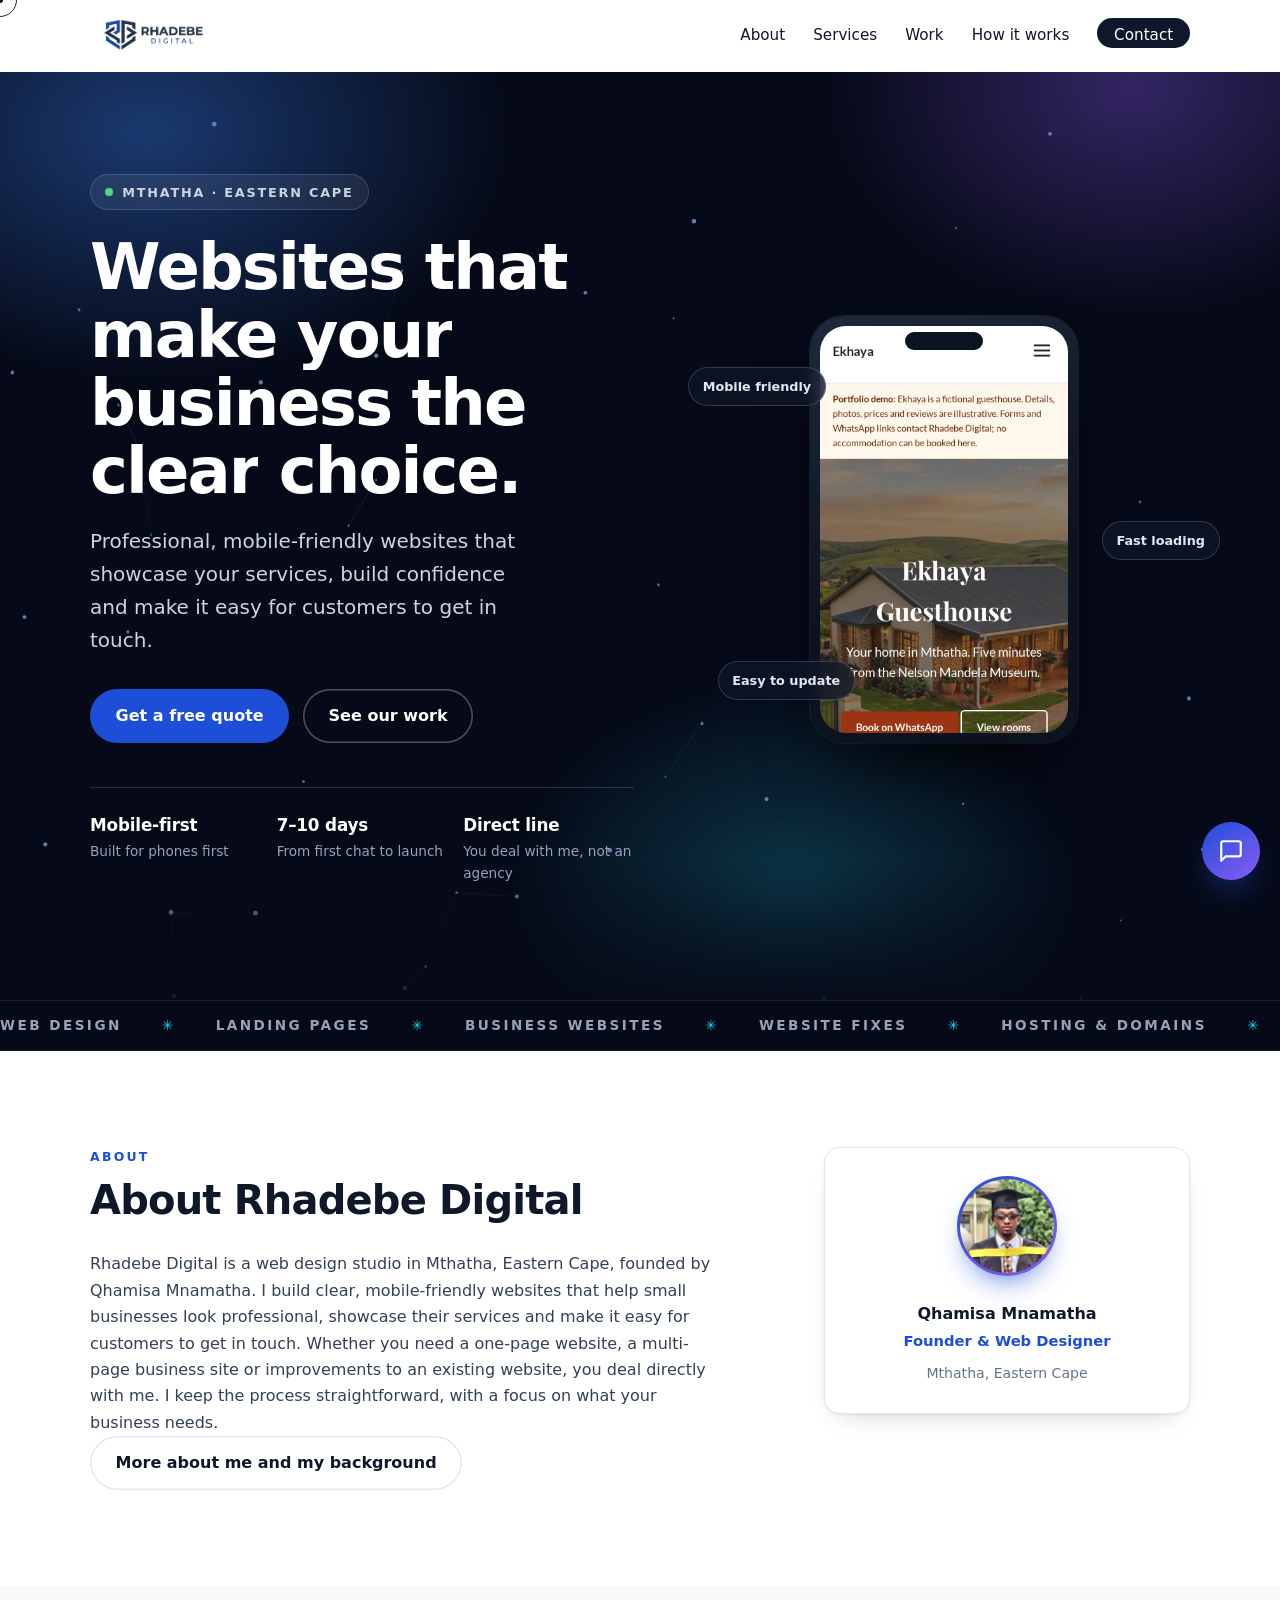
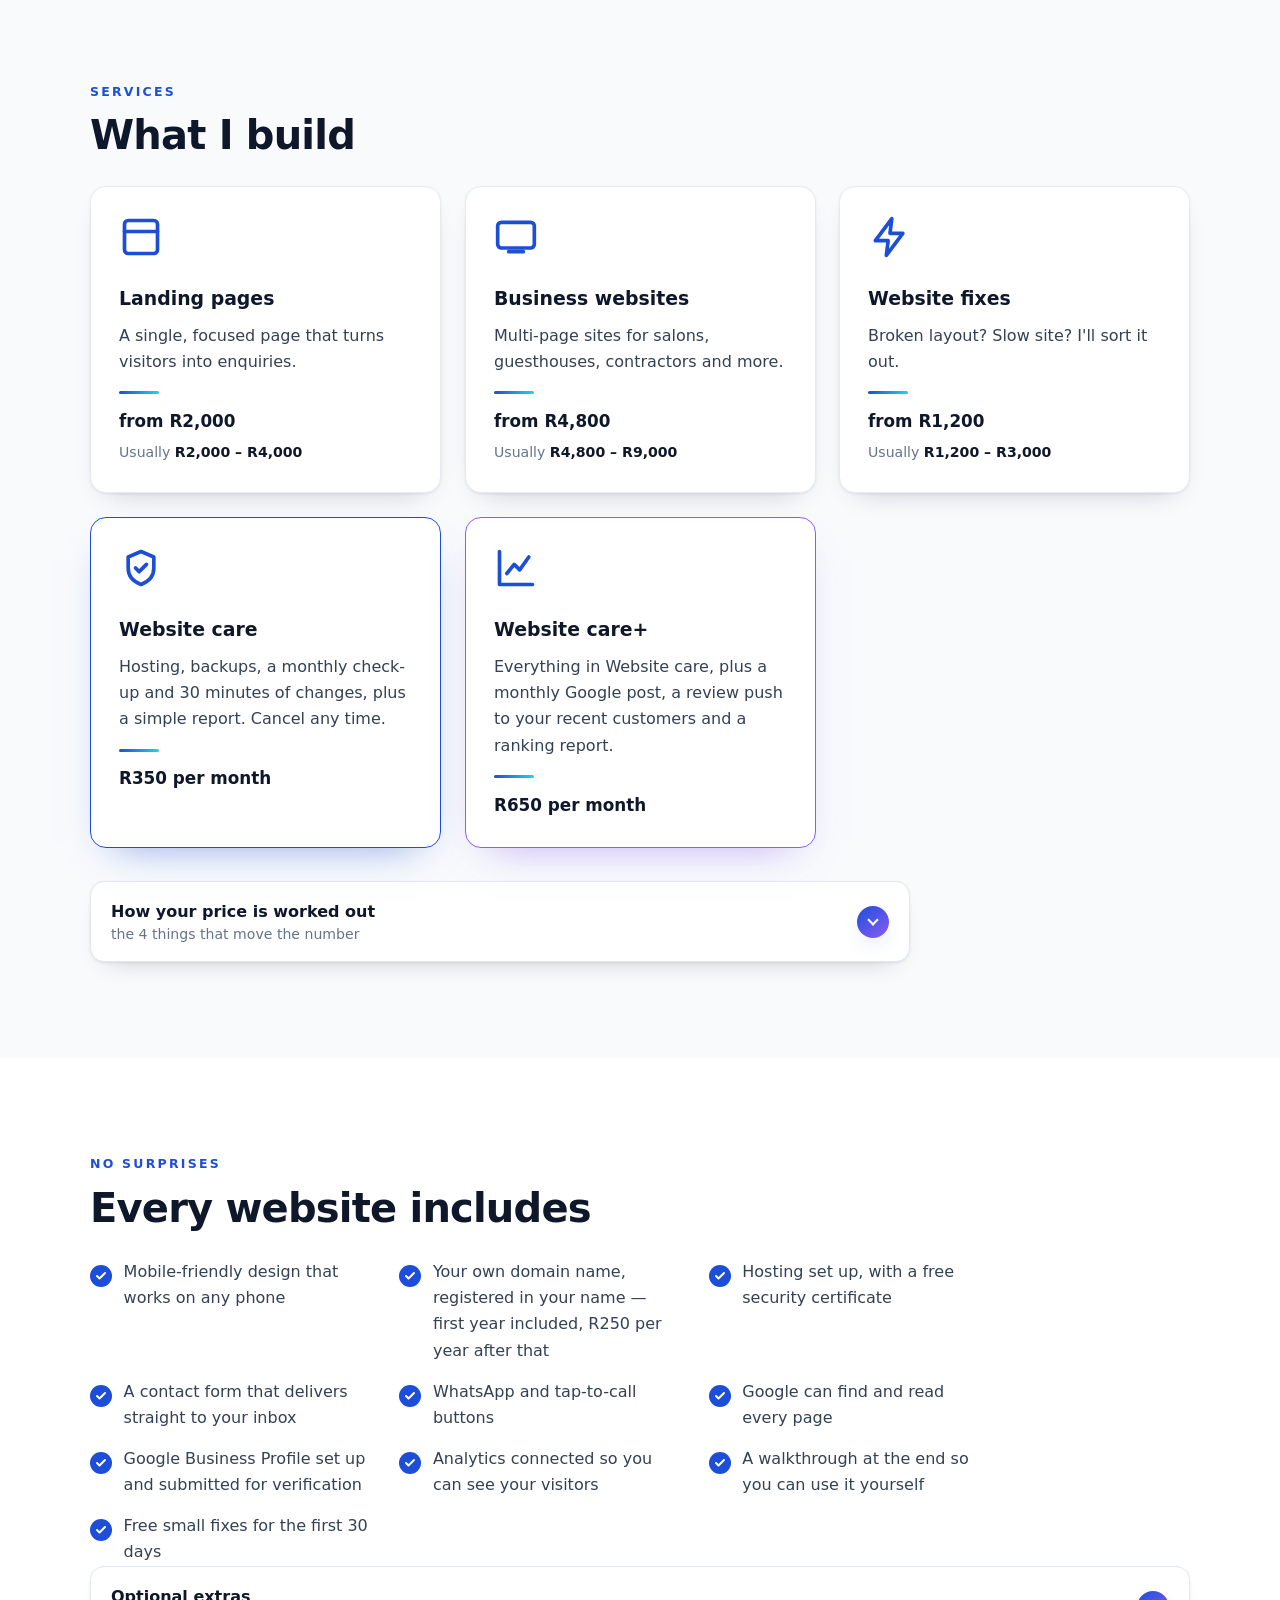
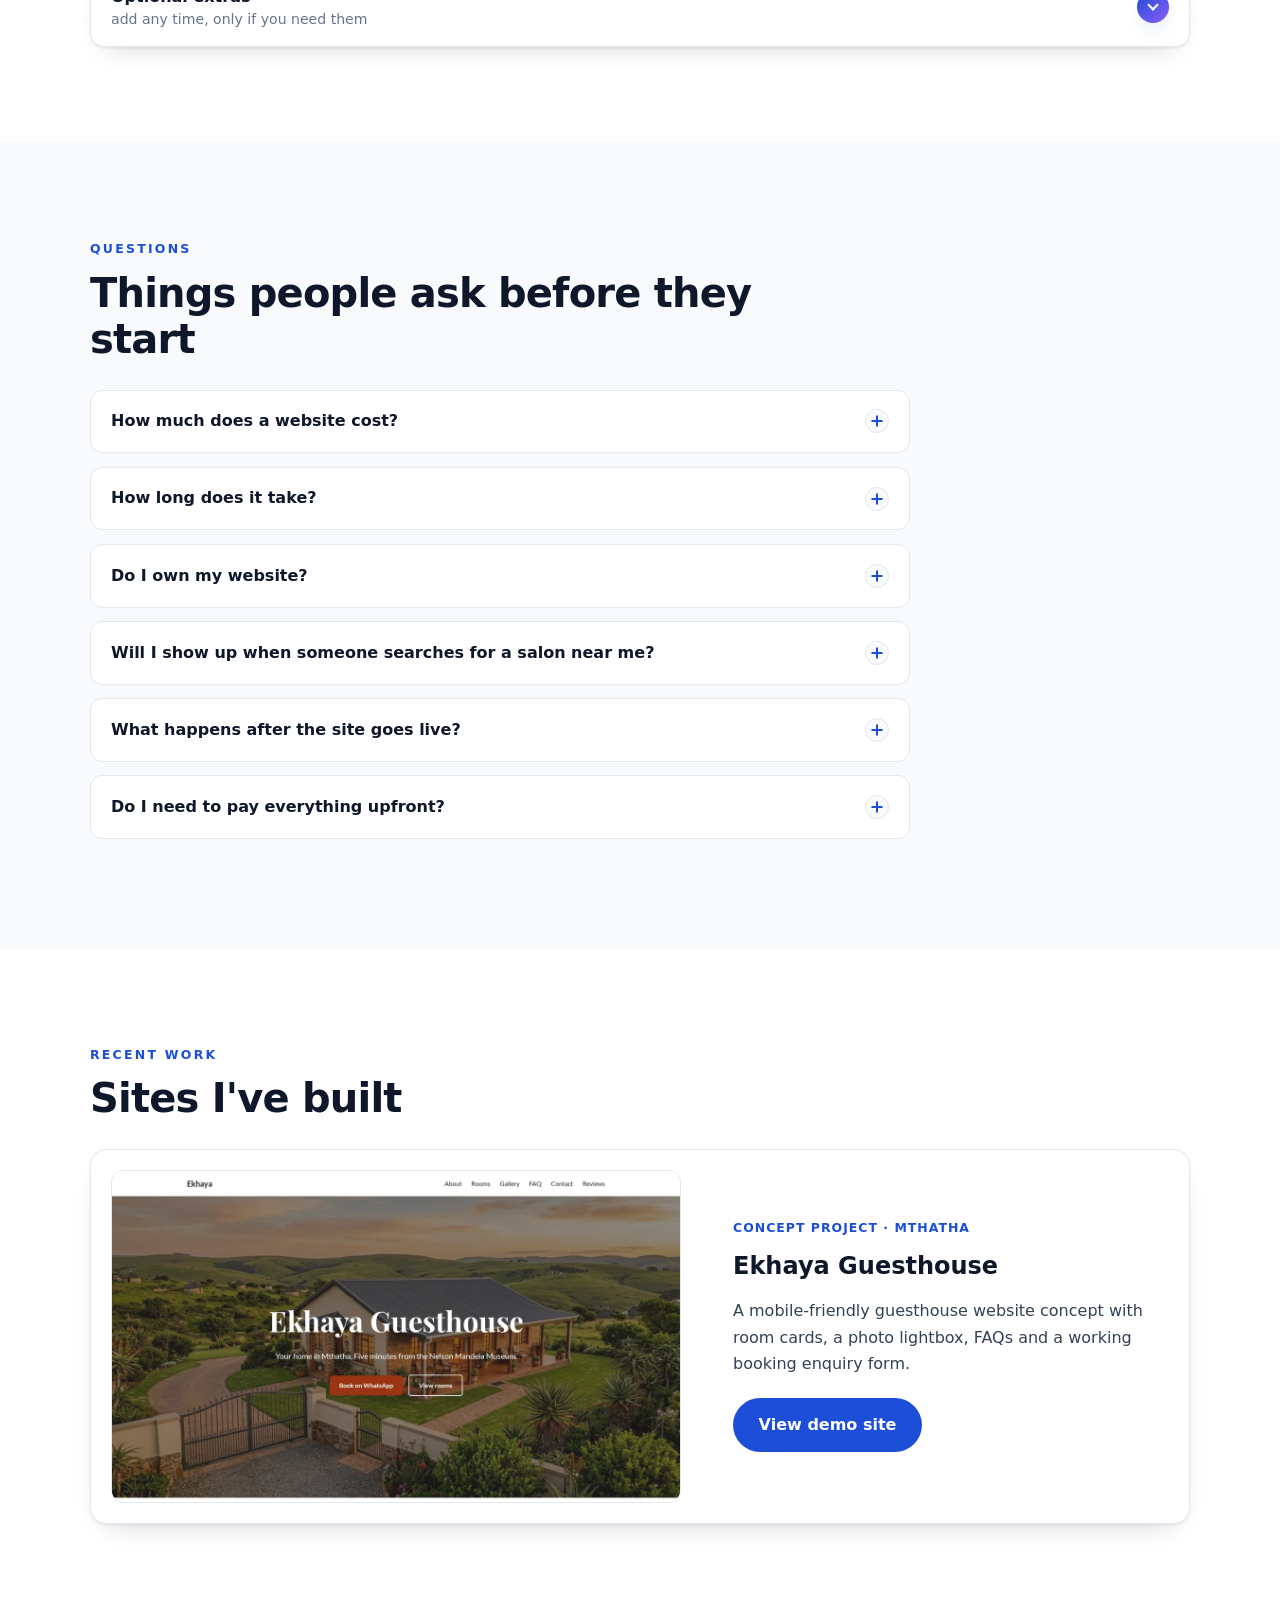
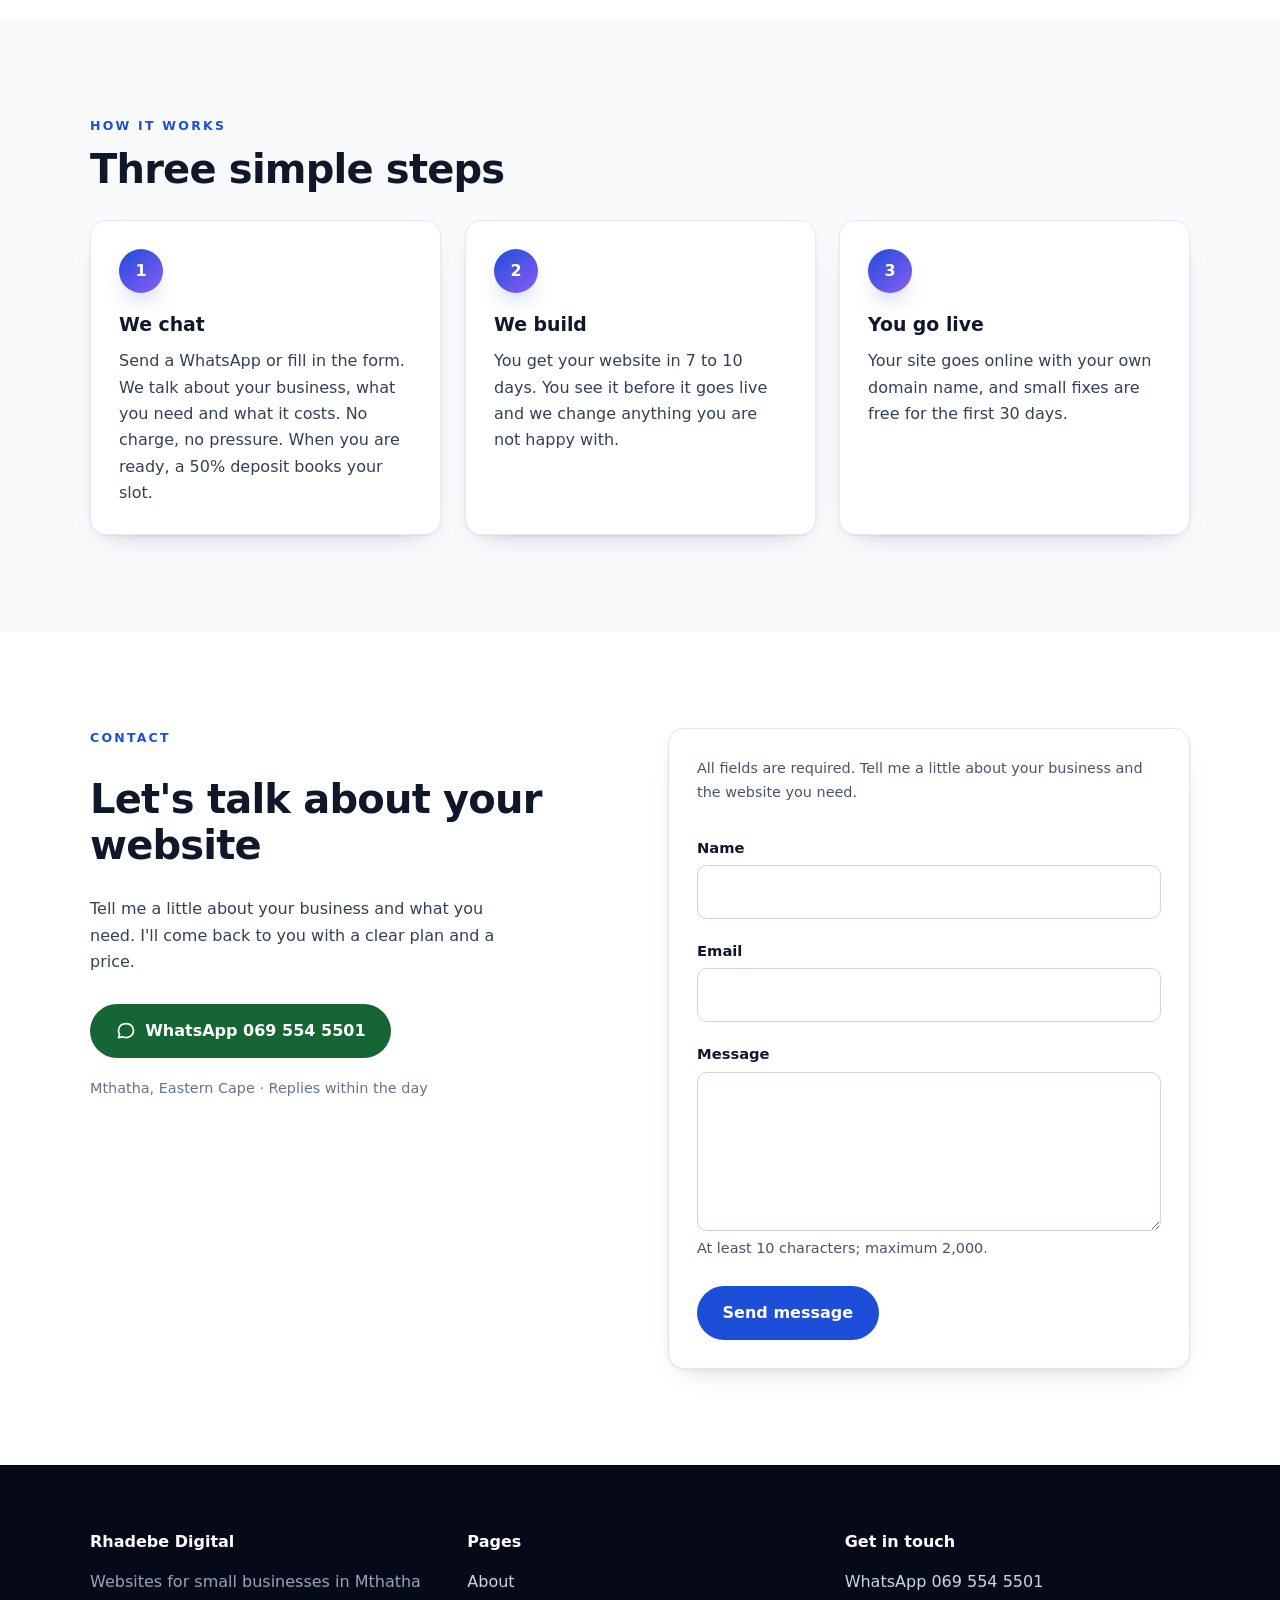
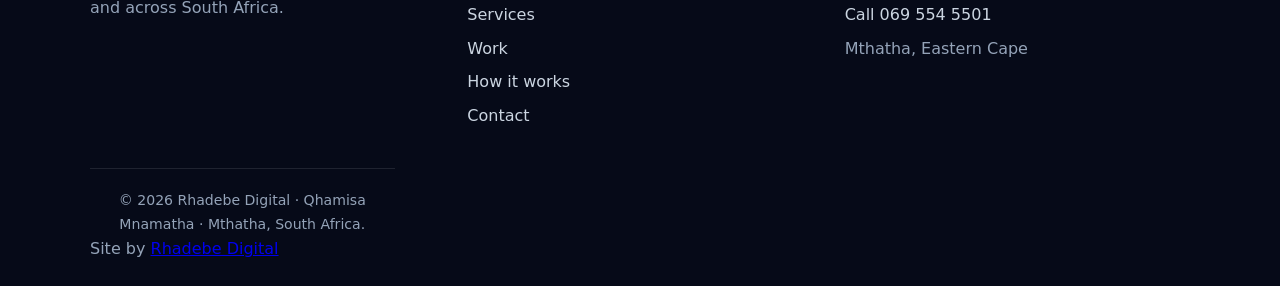
<file: index.html>
<!DOCTYPE html>
<html lang="en">
<head>
  <meta charset="UTF-8">
  <meta name="viewport" content="width=device-width, initial-scale=1.0">
   <title>Rhadebe Digital | Web Developer in Mthatha, Eastern Cape</title>
  <meta name="description" content="Rhadebe Digital is a web design studio in Mthatha, founded by Qhamisa Mnamatha. We build fast, mobile-friendly websites for small businesses across the Eastern Cape and South Africa.">
  <meta name="keywords" content="web developer Mthatha, website design Mthatha, freelance web developer Eastern Cape">
  <link rel="canonical" href="https://rhadebedigital.co.za/">
  <meta property="og:title" content="Rhadebe Digital | Web Developer in Mthatha,Eastern cape">
  <meta property="og:description" content="Fast, modern, mobile-friendly websites for small businesses.">
  <meta property="og:url" content="https://rhadebedigital.co.za/">
  <meta property="og:type" content="website">
  <meta property="og:image" content="https://rhadebedigital.co.za/images/og-image.jpg">
  <meta property="og:image:width" content="1200">
  <meta property="og:image:height" content="630">
  <meta name="google-site-verification" content="fq8mIh4O7LSTn_m1yewa8Qdd1b50qCKhXmDWtm6w528" />
  <link rel="stylesheet" href="style.css">
  <link rel="icon" href="images/favicon.ico">
  <script type="application/ld+json">
  {
    "@context": "https://schema.org",
    "@type": "ProfessionalService",
    "@id": "https://rhadebedigital.co.za/#business",
    "name": "Rhadebe Digital",
    "description": "Web design studio in Mthatha, Eastern Cape. Fast, mobile-friendly websites for small businesses, built and supported by Qhamisa Mnamatha.",
    "url": "https://rhadebedigital.co.za/",
    "logo": "https://rhadebedigital.co.za/images/logo.webp",
    "image": "https://rhadebedigital.co.za/images/og-image.jpg",
    "telephone": "+27 69 554 5501",
    "priceRange": "From R1,200",
    "founder": {
      "@type": "Person",
      "@id": "https://rhadebedigital.co.za/#qhamisa-mnamatha",
      "name": "Qhamisa Mnamatha",
      "jobTitle": "Founder & Web Designer",
      "url": "https://rhadebedigital.co.za/about/",
      "image": "https://rhadebedigital.co.za/images/qhamisa-mnamatha.webp",
      "worksFor": { "@id": "https://rhadebedigital.co.za/#business" },
      "sameAs": [
        "https://www.linkedin.com/in/qhamisa-mnamatha-a24b19278",
        "https://github.com/Qhamisa-Que"
      ],
      "knowsAbout": [
        "Web design",
        "Websites for small businesses",
        "Website maintenance",
        "Google Business Profile setup",
        "Local search visibility"
      ]
    },
    "address": {
      "@type": "PostalAddress",
      "addressLocality": "Mthatha",
      "addressRegion": "Eastern Cape",
      "addressCountry": "ZA"
    },
    "areaServed": [
      { "@type": "City", "name": "Mthatha" },
      { "@type": "AdministrativeArea", "name": "Eastern Cape" },
      { "@type": "Country", "name": "South Africa" }
    ],
    "sameAs": [
      "https://www.linkedin.com/in/qhamisa-mnamatha-a24b19278",
      "https://github.com/Qhamisa-Que"
    ],
    "hasOfferCatalog": {
      "@type": "OfferCatalog",
      "name": "Website services",
      "itemListElement": [
        { "@type": "Offer", "name": "Landing pages", "description": "From R2,000", "priceCurrency": "ZAR", "price": "2000" },
        { "@type": "Offer", "name": "Business websites", "description": "From R4,800", "priceCurrency": "ZAR", "price": "4800" },
        { "@type": "Offer", "name": "Website fixes", "description": "From R1,200", "priceCurrency": "ZAR", "price": "1200" },
        { "@type": "Offer", "name": "Website care", "description": "R350 per month", "priceCurrency": "ZAR", "price": "350", "priceSpecification": { "@type": "UnitPriceSpecification", "price": "350", "priceCurrency": "ZAR", "unitText": "month" } },
        { "@type": "Offer", "name": "Website care+", "description": "R650 per month", "priceCurrency": "ZAR", "price": "650", "priceSpecification": { "@type": "UnitPriceSpecification", "price": "650", "priceCurrency": "ZAR", "unitText": "month" } }
      ]
    }
  }
  </script>
</head>
<body>

  <a class="skip-link" href="#main-content">Skip to main content</a>

  <div class="scroll-progress" aria-hidden="true"><span class="scroll-progress__bar"></span></div>

  <div class="cursor" aria-hidden="true">
    <span class="cursor__dot"></span>
    <span class="cursor__ring"></span>
  </div>

  <!-- ====== HEADER / NAV ====== -->
  <header class="site-header" id="site-header">
    <div class="container nav-wrap">
      <a href="#" class="logo">
        <img src="images/logo.webp" alt="Rhadebe Digital" width="300" height="99">
      </a>

      <button class="nav-toggle" type="button" aria-expanded="false" aria-controls="primary-nav" aria-label="Open menu">
        <span class="nav-toggle__bar"></span>
        <span class="nav-toggle__bar"></span>
        <span class="nav-toggle__bar"></span>
      </button>

      <nav id="primary-nav" class="nav" aria-label="Main">
        <ul class="nav-links">
          <li><a href="#about">About</a></li>
          <li><a href="#services">Services</a></li>
          <li><a href="#work">Work</a></li>
          <li><a href="#how">How it works</a></li>
          <li><a href="#contact" class="nav-cta">Contact</a></li>
        </ul>
      </nav>
    </div>
  </header>

  <main id="main-content">

  <!-- ====== HERO ====== -->
  <section class="hero" id="hero">
    <canvas class="hero__canvas" aria-hidden="true"></canvas>
    <div class="hero__glow" aria-hidden="true"></div>

    <div class="container hero__grid">
      <div class="hero__copy">
        <p class="eyebrow"><span class="pulse" aria-hidden="true"></span> Mthatha · Eastern Cape</p>

        <h1 class="hero__title" data-split>Websites that make your business the clear choice.</h1>

        <p class="lead">Professional, mobile-friendly websites that showcase your services, build confidence and make it easy for customers to get in touch.</p>

        <div class="hero__actions">
          <a href="#contact" class="btn btn--primary" data-magnetic>Get a free quote</a>
          <a href="#work" class="btn btn--ghost" data-magnetic>See our work</a>
        </div>

        <ul class="hero__stats">
          <li><strong>Mobile-first</strong><span>Built for phones first</span></li>
          <li><strong>7–10 days</strong><span>From first chat to launch</span></li>
          <li><strong>Direct line</strong><span>You deal with me, not an agency</span></li>
        </ul>
      </div>

      <div class="hero__visual" aria-hidden="true">
        <div class="phone" data-tilt>
          <div class="phone__frame">
            <div class="phone__notch"></div>
            <img src="images/ekhaya-mobile.webp" alt="" width="390" height="640" decoding="async">
          </div>
        </div>
        <span class="float-chip float-chip--one">Mobile friendly</span>
        <span class="float-chip float-chip--two">Fast loading</span>
        <span class="float-chip float-chip--three">Easy to update</span>
      </div>
    </div>
  </section>

  <!-- ====== MARQUEE ====== -->
  <div class="marquee" aria-hidden="true">
    <div class="marquee__track">
      <span>Web design</span><span aria-hidden="true">✳</span>
      <span>Landing pages</span><span aria-hidden="true">✳</span>
      <span>Business websites</span><span aria-hidden="true">✳</span>
      <span>Website fixes</span><span aria-hidden="true">✳</span>
      <span>Hosting &amp; domains</span><span aria-hidden="true">✳</span>
      <span>Mthatha &amp; beyond</span><span aria-hidden="true">✳</span>
      <span>Web design</span><span aria-hidden="true">✳</span>
      <span>Landing pages</span><span aria-hidden="true">✳</span>
      <span>Business websites</span><span aria-hidden="true">✳</span>
      <span>Website fixes</span><span aria-hidden="true">✳</span>
      <span>Hosting &amp; domains</span><span aria-hidden="true">✳</span>
      <span>Mthatha &amp; beyond</span><span aria-hidden="true">✳</span>
    </div>
  </div>

  <!-- ====== ABOUT ====== -->
  <section id="about" class="section">
    <div class="container">
      <div class="about-grid">
        <div>
          <p class="section-label">About</p>
          <h2>About Rhadebe Digital</h2>
          <p>Rhadebe Digital is a web design studio in Mthatha, Eastern Cape, founded by Qhamisa Mnamatha. I build clear, mobile-friendly websites that help small businesses look professional, showcase their services and make it easy for customers to get in touch. Whether you need a one-page website, a multi-page business site or improvements to an existing website, you deal directly with me. I keep the process straightforward, with a focus on what your business needs.</p>
          <p><a href="about/" class="btn btn--ghost">More about me and my background</a></p>
        </div>
        <div class="founder-card" data-tilt>
          <img class="founder-card__photo" src="images/qhamisa-mnamatha.webp"
               width="200" height="200" loading="lazy" decoding="async"
               alt="Qhamisa Mnamatha, founder of Rhadebe Digital">
          <p class="founder-card__name">Qhamisa Mnamatha</p>
          <p class="founder-card__role">Founder &amp; Web Designer</p>
          <p class="founder-card__meta">Mthatha, Eastern Cape</p>
        </div>
      </div>
    </div>
  </section>

  <!-- ====== SERVICES ====== -->
  <section id="services" class="section section--alt">
    <div class="container">
      <p class="section-label">Services</p>
      <h2>What I build</h2>
      <div class="cards">

        <article class="card" data-tilt>
          <span class="card__glow" aria-hidden="true"></span>
          <svg class="icon" viewBox="0 0 24 24" fill="none" stroke="currentColor" stroke-width="2"><rect x="3" y="3" width="18" height="18" rx="2"/><path d="M3 9h18"/></svg>
          <h3>Landing pages</h3>
          <p>A single, focused page that turns visitors into enquiries.</p>
          <p class="price">from R2,000</p>
          <p class="price-range">Usually <strong>R2,000 – R4,000</strong></p>
        </article>

        <article class="card" data-tilt>
          <span class="card__glow" aria-hidden="true"></span>
          <svg class="icon" viewBox="0 0 24 24" fill="none" stroke="currentColor" stroke-width="2"><rect x="2" y="4" width="20" height="14" rx="2"/><path d="M8 20h8"/></svg>
          <h3>Business websites</h3>
          <p>Multi-page sites for salons, guesthouses, contractors and more.</p>
          <p class="price">from R4,800</p>
          <p class="price-range">Usually <strong>R4,800 – R9,000</strong></p>
        </article>

        <article class="card" data-tilt>
          <span class="card__glow" aria-hidden="true"></span>
          <svg class="icon" viewBox="0 0 24 24" fill="none" stroke="currentColor" stroke-width="2"><path d="M13 2 4 14h7l-1 8 9-12h-7z"/></svg>
          <h3>Website fixes</h3>
          <p>Broken layout? Slow site? I'll sort it out.</p>
          <p class="price">from R1,200</p>
          <p class="price-range">Usually <strong>R1,200 – R3,000</strong></p>
        </article>

        <article class="card card--care" data-tilt>
          <span class="card__glow" aria-hidden="true"></span>
          <svg class="icon" viewBox="0 0 24 24" fill="none" stroke="currentColor" stroke-width="2" stroke-linecap="round" stroke-linejoin="round"><path d="M12 3l7 3v6c0 4.5-3 7.5-7 9-4-1.5-7-4.5-7-9V6z"/><path d="M9 12l2 2 4-4"/></svg>
          <h3>Website care</h3>
          <p>Hosting, backups, a monthly check-up and 30 minutes of changes, plus a simple report. Cancel any time.</p>
          <p class="price">R350 per month</p>
        </article>

        <article class="card card--care-plus" data-tilt>
          <span class="card__glow" aria-hidden="true"></span>
          <svg class="icon" viewBox="0 0 24 24" fill="none" stroke="currentColor" stroke-width="2" stroke-linecap="round" stroke-linejoin="round"><path d="M3 3v18h18"/><path d="M7 15l4-5 3 3 5-7"/></svg>
          <h3>Website care+</h3>
          <p>Everything in Website care, plus a monthly Google post, a review push to your recent customers and a ranking report.</p>
          <p class="price">R650 per month</p>
        </article>

      </div>

      <div class="price-panels">

        <details class="panel">
          <summary>
            <span class="panel__text">
              <span class="panel__title">How your price is worked out</span>
              <span class="panel__hint">the 4 things that move the number</span>
            </span>
            <span class="panel__icon" aria-hidden="true"></span>
          </summary>
          <div class="panel__body">
            <div class="panel__inner">
              <div class="panel__pad">
                <ul class="price-factors">
                  <li><strong>Pages.</strong> A three-page site costs less than an eight-page one. Extra pages are R450 each.</li>
                  <li><strong>Photos.</strong> Photos you already have cost nothing. If I must find and clean them up, that is R300.</li>
                  <li><strong>Words.</strong> You can write them, or I write them for you at R350 a page.</li>
                  <li><strong>Extras.</strong> Things like a booking form (R500) or a review kit (R400). The full list is under “Every website includes” below.</li>
                </ul>
                <p class="panel__note">You get one fixed price <strong>in writing before I start</strong> — and that is what you pay. Nothing gets added at the end.</p>
              </div>
            </div>
          </div>
        </details>

      </div>
    </div>
  </section>

  <!-- ====== WHAT YOU GET ====== -->
  <section id="included" class="section">
    <div class="container">
      <p class="section-label">No surprises</p>
      <h2>Every website includes</h2>

      <ul class="included">
        <li>Mobile-friendly design that works on any phone</li>
        <li>Your own domain name, registered in your name — first year included, R250 per year after that</li>
        <li>Hosting set up, with a free security certificate</li>
        <li>A contact form that delivers straight to your inbox</li>
        <li>WhatsApp and tap-to-call buttons</li>
        <li>Google can find and read every page</li>
        <li>Google Business Profile set up and submitted for verification</li>
        <li>Analytics connected so you can see your visitors</li>
        <li>A walkthrough at the end so you can use it yourself</li>
        <li>Free small fixes for the first 30 days</li>
      </ul>

      <details class="panel">
        <summary>
          <span class="panel__text">
            <span class="panel__title">Optional extras</span>
            <span class="panel__hint">add any time, only if you need them</span>
          </span>
          <span class="panel__icon" aria-hidden="true"></span>
        </summary>
        <div class="panel__body">
          <div class="panel__inner">
            <div class="panel__pad">
              <ul class="extras">
                <li><span>Extra page</span><strong>R450</strong></li>
                <li><span>I write the words for you</span><strong>R350 per page</strong></li>
                <li><span>Booking or appointment form</span><strong>R500</strong></li>
                <li><span>Photo sourcing and touch-ups</span><strong>R300</strong></li>
                <li><span>Review kit — QR card and short link</span><strong>R400 once-off</strong></li>
                <li><span>Google Business Profile setup on its own</span><strong>R800 once-off</strong></li>
              </ul>
            </div>
          </div>
        </div>
      </details>
    </div>
  </section>

  <!-- ====== FAQ ====== -->
  <section id="faq" class="section section--alt">
    <div class="container">
      <p class="section-label">Questions</p>
      <h2>Things people ask before they start</h2>

      <div class="faq">

        <details class="faq__item">
          <summary>How much does a website cost?<span class="faq__icon" aria-hidden="true"></span></summary>
          <div class="faq__answer">
            <p>A landing page is usually R2,000 to R4,000 and a full business website is usually R4,800 to R9,000. You get one fixed price in writing before anything starts, so there is no bill at the end that you were not expecting.</p>
          </div>
        </details>

        <details class="faq__item">
          <summary>How long does it take?<span class="faq__icon" aria-hidden="true"></span></summary>
          <div class="faq__answer">
            <p>Seven to ten days from the day I have your information and photos. You see the site before it goes live and we change anything you are not happy with.</p>
          </div>
        </details>

        <details class="faq__item">
          <summary>Do I own my website?<span class="faq__icon" aria-hidden="true"></span></summary>
          <div class="faq__answer">
            <p>Yes. The domain is registered in your name and the site is yours. If you ever decide to move to someone else, it goes with you. No lock-in. The first year of the domain is included; from year two it renews at R250 per year, which covers the registration and me handling the renewal so it never lapses.</p>
          </div>
        </details>

        <details class="faq__item">
          <summary>Will I show up when someone searches for a salon near me?<span class="faq__icon" aria-hidden="true"></span></summary>
          <div class="faq__answer">
            <p>I make sure you are eligible: your Google Business Profile is set up with the right category, your name, address and phone number are identical everywhere online, your website tells Google exactly what you do and where you are, and there are buttons that let a customer call or WhatsApp you in one tap.</p>
            <p>How high you come up then depends on how close the person searching is, how many reviews you have and how many competitors are around you. Nobody can promise number one, and I won't. What I will do is send you a report every month so you can see what is moving.</p>
          </div>
        </details>

        <details class="faq__item">
          <summary>What happens after the site goes live?<span class="faq__icon" aria-hidden="true"></span></summary>
          <div class="faq__answer">
            <p>Small fixes are free for the first 30 days. After that there are two care plans. Website care at R350 a month covers hosting, backups, a monthly check-up, 30 minutes of changes and a monthly report. Website care+ at R650 a month adds a monthly Google post, a review push to your recent customers and a ranking report. Both can be cancelled any time.</p>
          </div>
        </details>

        <details class="faq__item">
          <summary>Do I need to pay everything upfront?<span class="faq__icon" aria-hidden="true"></span></summary>
          <div class="faq__answer">
            <p>No. A 50% deposit books your slot and starts the work, and the balance is due just before the site goes live.</p>
          </div>
        </details>

      </div>
    </div>
  </section>

  <!-- ====== WORK ====== -->
  <section id="work" class="section">
    <div class="container">
      <p class="section-label">Recent work</p>
      <h2>Sites I've built</h2>
      <div class="cards">
        <article class="card work-card">
          <a class="work-preview" href="https://ekhayaguesthouse.netlify.app"
             target="_blank" rel="noopener"
             aria-label="Open the Ekhaya Guesthouse concept website">
            <img src="images/ekhaya-preview.webp"
                 alt="Homepage of the Ekhaya Guesthouse concept website"
                 width="1200" height="700" loading="lazy" decoding="async">
            <span class="work-preview__overlay" aria-hidden="true">View demo site</span>
          </a>

          <div class="work-card__body">
            <p class="work-label">Concept project · Mthatha</p>
            <h3>Ekhaya Guesthouse</h3>
            <p>A mobile-friendly guesthouse website concept with room cards, a photo lightbox, FAQs and a working booking enquiry form.</p>
            <a href="https://ekhayaguesthouse.netlify.app"
               target="_blank" rel="noopener" class="btn btn--primary">View demo site</a>
          </div>
        </article>
      </div>
    </div>
  </section>

  <!-- ====== HOW IT WORKS ====== -->
  <section id="how" class="section section--alt">
    <div class="container">
      <p class="section-label">How it works</p>
      <h2>Three simple steps</h2>
      <div class="cards steps">

        <article class="card" data-tilt>
          <span class="step">1</span>
          <h3>We chat</h3>
          <p>Send a WhatsApp or fill in the form. We talk about your business, what you need and what it costs. No charge, no pressure. When you are ready, a 50% deposit books your slot.</p>
        </article>

        <article class="card" data-tilt>
          <span class="step">2</span>
          <h3>We build</h3>
          <p>You get your website in 7 to 10 days. You see it before it goes live and we change anything you are not happy with.</p>
        </article>

        <article class="card" data-tilt>
          <span class="step">3</span>
          <h3>You go live</h3>
          <p>Your site goes online with your own domain name, and small fixes are free for the first 30 days.</p>
        </article>

      </div>
    </div>
  </section>

  <!-- ====== CONTACT ====== -->
  <section id="contact" class="section">
    <div class="container">
      <div class="contact-grid">
        <div class="contact-intro">
          <p class="section-label">Contact</p>
          <h2>Let's talk about your website</h2>
          <p>Tell me a little about your business and what you need. I'll come back to you with a clear plan and a price.</p>

          <a class="btn btn--whatsapp"
             href="https://wa.me/27695545501?text=Hi%20Qhamisa%2C%20I%20saw%20Rhadebe%20Digital%20and%20I%27d%20like%20to%20ask%20about%20a%20website%20for%20my%20business."
             target="_blank" rel="noopener" data-magnetic>
            <svg viewBox="0 0 24 24" fill="none" stroke="currentColor" stroke-width="2" stroke-linecap="round" stroke-linejoin="round" aria-hidden="true" focusable="false">
              <path d="M21 11.5a8.4 8.4 0 0 1-9 8.4 9 9 0 0 1-3.9-.9L3 20l1.3-3.9A8.4 8.4 0 0 1 3 11.5a8.4 8.4 0 0 1 9-8.4 8.4 8.4 0 0 1 9 8.4z"/>
            </svg>
            WhatsApp 069 554 5501
          </a>

          <p class="contact-meta">Mthatha, Eastern Cape · Replies within the day</p>
        </div>

        <form class="contact-form" action="https://api.web3forms.com/submit" method="post">
          <input type="hidden" name="access_key" value="1e37723a-276d-48af-a719-84fb17f52a15">
          <input type="hidden" name="subject" value="New website enquiry - Rhadebe Digital">
          <p class="form-note">All fields are required. Tell me a little about your business and the website you need.</p>

          <label for="name">Name</label>
          <input type="text" id="name" name="name" autocomplete="name"
                 minlength="2" maxlength="80" aria-describedby="name-error" required>
          <p id="name-error" class="field-error" aria-live="polite"></p>

          <label for="email">Email</label>
          <input type="email" id="email" name="email" autocomplete="email"
                 maxlength="254" aria-describedby="email-error" required>
          <p id="email-error" class="field-error" aria-live="polite"></p>

          <label for="message">Message</label>
          <textarea id="message" name="message" rows="5" minlength="10" maxlength="2000"
                    aria-describedby="message-hint message-error" required></textarea>
          <p id="message-hint" class="form-hint">At least 10 characters; maximum 2,000.</p>
          <p id="message-error" class="field-error" aria-live="polite"></p>

          <button type="submit" class="btn btn--primary" data-magnetic>Send message</button>
        </form>
      </div>
    </div>
  </section>

  </main>

  <footer class="site-footer">
    <div class="container">
      <div class="footer-grid">
        <div>
          <h3>Rhadebe Digital</h3>
          <p>Websites for small businesses in Mthatha and across South Africa.</p>
        </div>
        <div>
          <h3>Pages</h3>
          <ul class="footer-links">
            <li><a href="#about">About</a></li>
            <li><a href="#services">Services</a></li>
            <li><a href="#work">Work</a></li>
            <li><a href="#how">How it works</a></li>
            <li><a href="#contact">Contact</a></li>
          </ul>
        </div>
        <div>
          <h3>Get in touch</h3>
          <ul class="footer-links">
            <li><a href="https://wa.me/27695545501">WhatsApp 069 554 5501</a></li>
            <li><a href="tel:+27695545501">Call 069 554 5501</a></li>
            <li>Mthatha, Eastern Cape</li>
          </ul>
        </div>
      </div>

      <!-- SOCIAL LINKS GO HERE (added once the Rhadebe accounts exist)
      <ul class="social-links">
        <li><a href="FACEBOOK-URL" target="_blank" rel="noopener">Facebook</a></li>
        <li><a href="INSTAGRAM-URL" target="_blank" rel="noopener">Instagram</a></li>
        <li><a href="https://www.linkedin.com/in/qhamisa-mnamatha-a24b19278" target="_blank" rel="noopener">LinkedIn</a></li>
      </ul>
      -->

      <p class="copy">&copy; 2026 Rhadebe Digital · Qhamisa Mnamatha · Mthatha, South Africa.</p>
      <p class="credit">Site by <a href="https://rhadebedigital.co.za" target="_blank" rel="noopener">Rhadebe Digital</a></p>
    </div>
  </footer>

  <!-- ====== FLOATING CONTACT BUTTON ====== -->
  <aside class="fab" aria-label="Quick contact">
    <ul class="fab__menu" id="fab-menu" hidden>
      <li>
        <a href="https://wa.me/27695545501?text=Hi%20Qhamisa%2C%20I%20saw%20Rhadebe%20Digital%20and%20I%27d%20like%20to%20ask%20about%20a%20website%20for%20my%20business." target="_blank" rel="noopener">
          <span class="fab__label">WhatsApp</span>
          <svg viewBox="0 0 24 24" fill="none" stroke="currentColor" stroke-width="2" stroke-linecap="round" stroke-linejoin="round" aria-hidden="true" focusable="false">
            <path d="M21 11.5a8.4 8.4 0 0 1-9 8.4 9 9 0 0 1-3.9-.9L3 20l1.3-3.9A8.4 8.4 0 0 1 3 11.5a8.4 8.4 0 0 1 9-8.4 8.4 8.4 0 0 1 9 8.4z"/>
          </svg>
        </a>
      </li>
      <li>
        <a href="tel:+27695545501">
          <span class="fab__label">Call</span>
          <svg viewBox="0 0 24 24" fill="none" stroke="currentColor" stroke-width="2" stroke-linecap="round" stroke-linejoin="round" aria-hidden="true" focusable="false">
            <path d="M22 16.9v3a2 2 0 0 1-2.2 2 19.8 19.8 0 0 1-8.6-3.1 19.5 19.5 0 0 1-6-6A19.8 19.8 0 0 1 2.1 4.2 2 2 0 0 1 4.1 2h3a2 2 0 0 1 2 1.7c.1 1 .4 1.9.7 2.8a2 2 0 0 1-.5 2.1L8.1 9.9a16 16 0 0 0 6 6l1.3-1.3a2 2 0 0 1 2.1-.4c.9.3 1.8.6 2.8.7a2 2 0 0 1 1.7 2z"/>
          </svg>
        </a>
      </li>
    </ul>

    <button class="fab__toggle" type="button" aria-expanded="false" aria-controls="fab-menu" aria-label="Contact options">
      <svg class="fab__icon fab__icon--open" viewBox="0 0 24 24" fill="none" stroke="currentColor" stroke-width="2" stroke-linecap="round" stroke-linejoin="round" aria-hidden="true" focusable="false">
        <path d="M21 15a2 2 0 0 1-2 2H7l-4 4V5a2 2 0 0 1 2-2h14a2 2 0 0 1 2 2z"/>
      </svg>
      <svg class="fab__icon fab__icon--close" viewBox="0 0 24 24" fill="none" stroke="currentColor" stroke-width="2" stroke-linecap="round" stroke-linejoin="round" aria-hidden="true" focusable="false">
        <path d="M18 6 6 18M6 6l12 12"/>
      </svg>
    </button>
  </aside>

  <script src="script.js"></script>
</body>
</html>
</file>
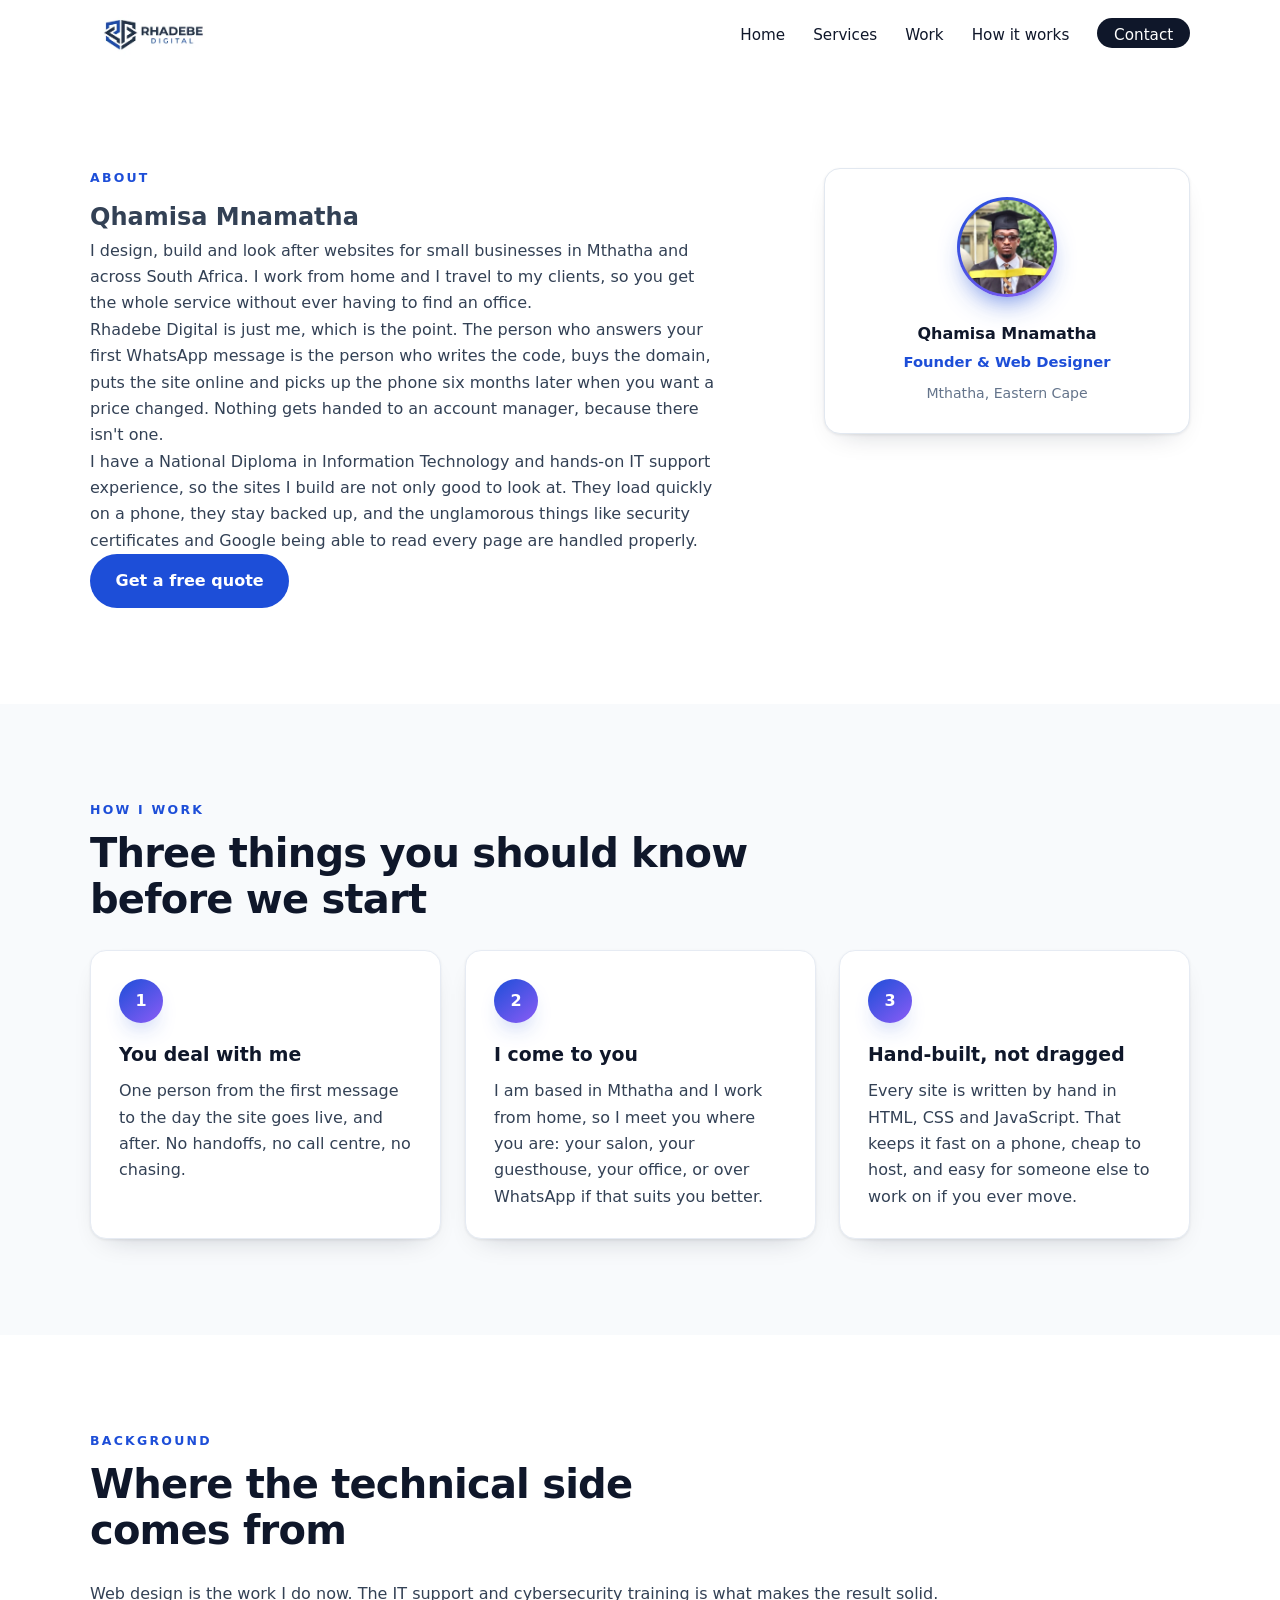
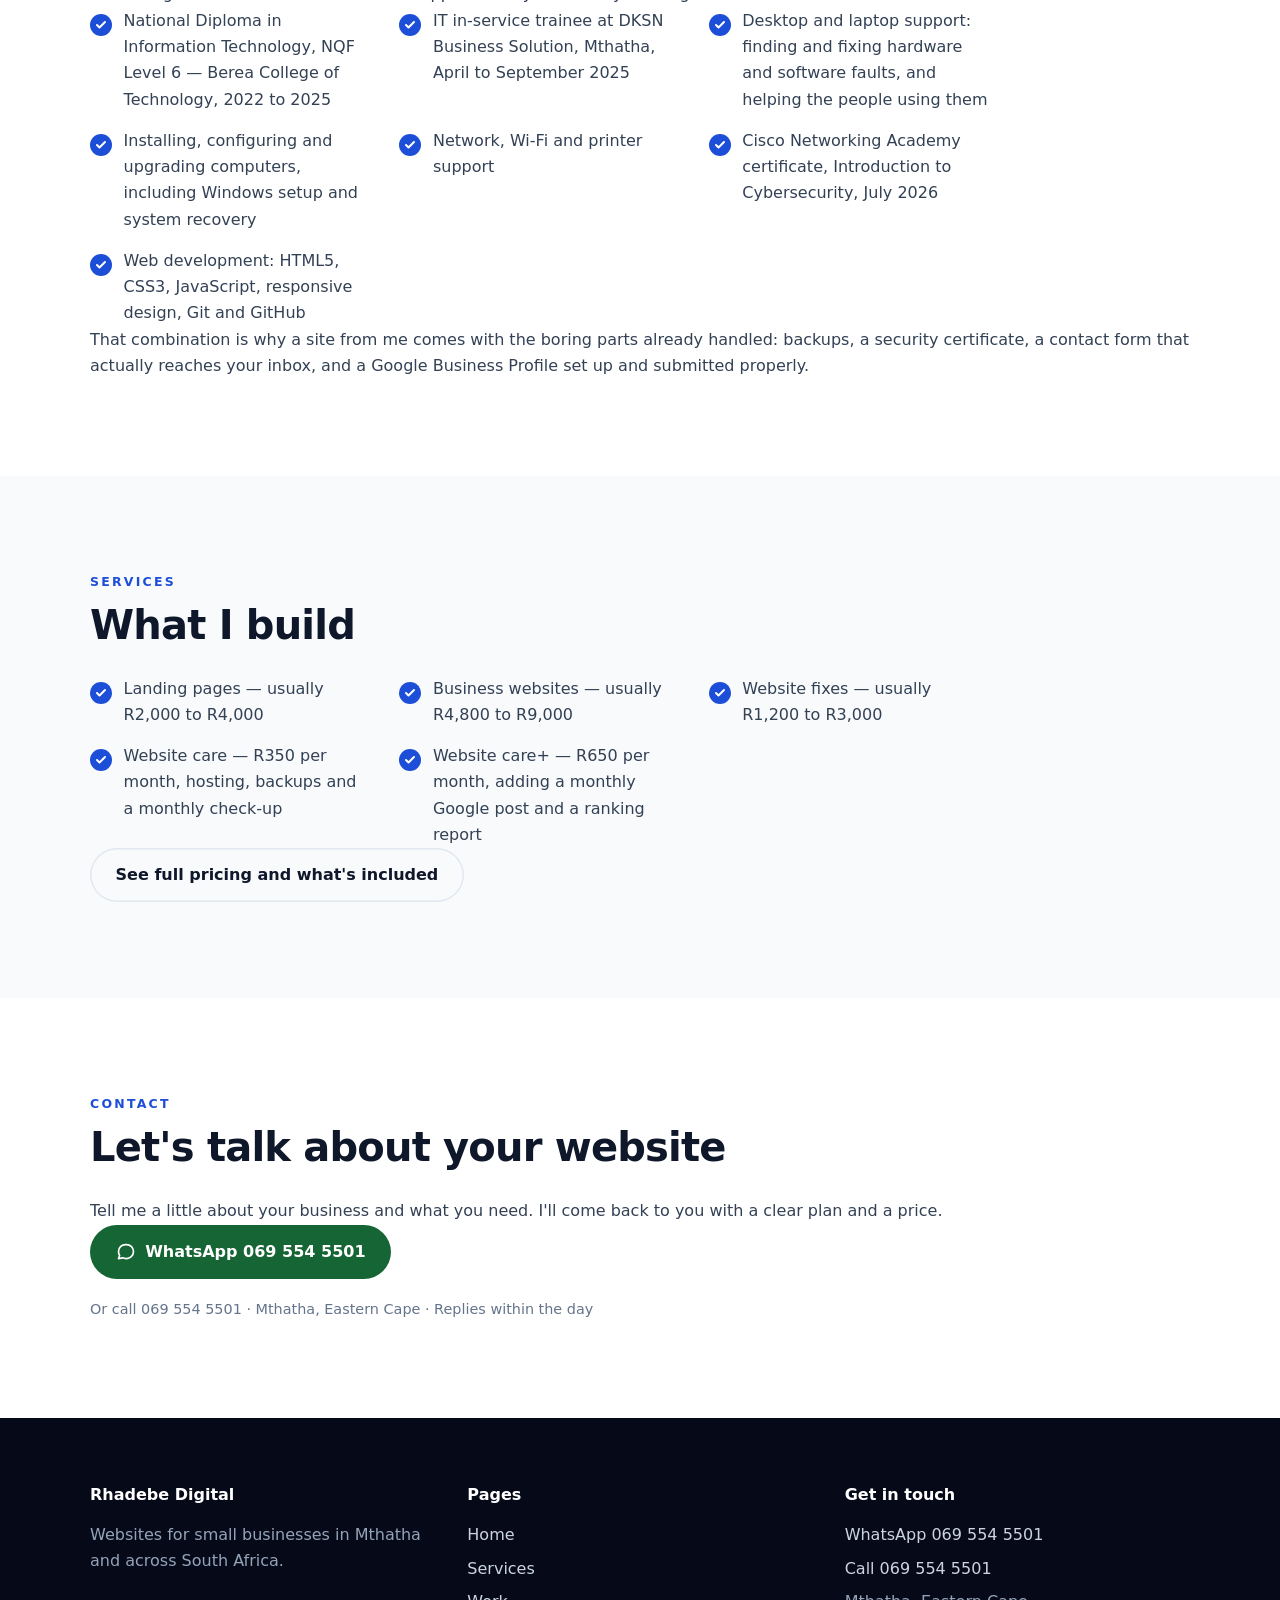
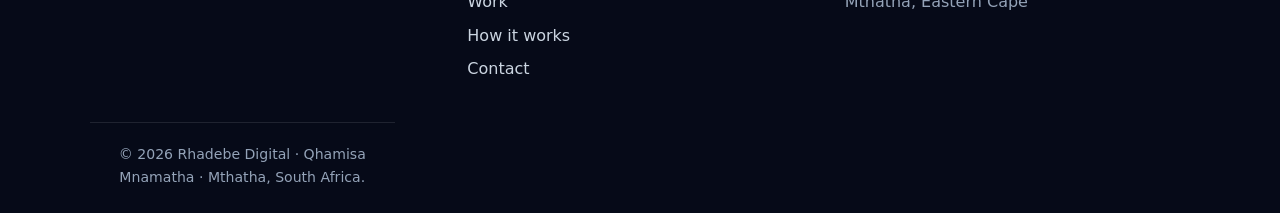
<file: about/index.html>
<!DOCTYPE html>
<html lang="en">
<head>
  <meta charset="UTF-8">
  <meta name="viewport" content="width=device-width, initial-scale=1.0">
  <title>Qhamisa Mnamatha | Web Designer in Mthatha, Eastern Cape</title>
  <meta name="description" content="Qhamisa Mnamatha is the web designer behind Rhadebe Digital in Mthatha, Eastern Cape. National Diploma in Information Technology, Cisco-trained in cybersecurity, and the person who builds and supports every site.">
  <link rel="canonical" href="https://rhadebedigital.co.za/about/">
  <meta property="og:title" content="Qhamisa Mnamatha | Web Designer in Mthatha, Eastern Cape">
  <meta property="og:description" content="The person behind Rhadebe Digital. Web design, IT support and website care for small businesses in Mthatha and across South Africa.">
  <meta property="og:url" content="https://rhadebedigital.co.za/about/">
  <meta property="og:type" content="website">
  <meta property="og:image" content="https://rhadebedigital.co.za/images/og-image.jpg">
  <meta property="og:image:width" content="1200">
  <meta property="og:image:height" content="630">
  <link rel="stylesheet" href="../style.css">
  <link rel="icon" href="../images/favicon.ico">

  <script type="application/ld+json">
  {
    "@context": "https://schema.org",
    "@type": "ProfilePage",
    "url": "https://rhadebedigital.co.za/about/",
    "name": "About Qhamisa Mnamatha",
    "description": "Qhamisa Mnamatha is the founder and web designer of Rhadebe Digital, a web design studio in Mthatha, Eastern Cape.",
    "mainEntity": {
      "@type": "Person",
      "@id": "https://rhadebedigital.co.za/#qhamisa-mnamatha",
      "name": "Qhamisa Mnamatha",
      "jobTitle": "Founder & Web Designer",
      "url": "https://rhadebedigital.co.za/about/",
      "image": "https://rhadebedigital.co.za/images/qhamisa-mnamatha.webp",
      "telephone": "+27 69 554 5501",
      "address": {
        "@type": "PostalAddress",
        "addressLocality": "Mthatha",
        "addressRegion": "Eastern Cape",
        "addressCountry": "ZA"
      },
      "worksFor": { "@id": "https://rhadebedigital.co.za/#business" },
      "alumniOf": {
        "@type": "CollegeOrUniversity",
        "name": "Berea College of Technology"
      },
      "hasCredential": [
        {
          "@type": "EducationalOccupationalCredential",
          "credentialCategory": "degree",
          "name": "National Diploma in Information Technology, NQF Level 6",
          "recognizedBy": { "@type": "Organization", "name": "Berea College of Technology" }
        },
        {
          "@type": "EducationalOccupationalCredential",
          "credentialCategory": "certificate",
          "name": "Introduction to Cybersecurity",
          "recognizedBy": { "@type": "Organization", "name": "Cisco Networking Academy" }
        }
      ],
      "sameAs": [
        "https://www.linkedin.com/in/qhamisa-mnamatha-a24b19278",
        "https://github.com/Qhamisa-Que"
      ],
      "knowsAbout": [
        "Web design",
        "Websites for small businesses",
        "Website maintenance",
        "Google Business Profile setup",
        "Local search visibility",
        "IT support",
        "Cybersecurity basics"
      ]
    }
  }
  </script>
</head>
<body>

  <a class="skip-link" href="#main-content">Skip to main content</a>

  <!-- ====== HEADER / NAV ====== -->
  <header class="site-header" id="site-header">
    <div class="container nav-wrap">
      <a href="../" class="logo">
        <img src="../images/logo.webp" alt="Rhadebe Digital" width="300" height="99">
      </a>

      <button class="nav-toggle" type="button" aria-expanded="false" aria-controls="primary-nav" aria-label="Open menu">
        <span class="nav-toggle__bar"></span>
        <span class="nav-toggle__bar"></span>
        <span class="nav-toggle__bar"></span>
      </button>

      <nav id="primary-nav" class="nav" aria-label="Main">
        <ul class="nav-links">
          <li><a href="../">Home</a></li>
          <li><a href="../#services">Services</a></li>
          <li><a href="../#work">Work</a></li>
          <li><a href="../#how">How it works</a></li>
          <li><a href="../#contact" class="nav-cta">Contact</a></li>
        </ul>
      </nav>
    </div>
  </header>

  <main id="main-content">

  <!-- ====== PROFILE ====== -->
  <section id="profile" class="section">
    <div class="container">
      <div class="about-grid">
        <div>
          <p class="section-label">About</p>
          <h1>Qhamisa Mnamatha</h1>
          <p class="lead">I design, build and look after websites for small businesses in Mthatha and across South Africa. I work from home and I travel to my clients, so you get the whole service without ever having to find an office.</p>
          <p>Rhadebe Digital is just me, which is the point. The person who answers your first WhatsApp message is the person who writes the code, buys the domain, puts the site online and picks up the phone six months later when you want a price changed. Nothing gets handed to an account manager, because there isn't one.</p>
          <p>I have a National Diploma in Information Technology and hands-on IT support experience, so the sites I build are not only good to look at. They load quickly on a phone, they stay backed up, and the unglamorous things like security certificates and Google being able to read every page are handled properly.</p>

          <p><a href="../#contact" class="btn btn--primary">Get a free quote</a></p>
        </div>

        <div class="founder-card">
          <img class="founder-card__photo" src="../images/qhamisa-mnamatha.webp"
               width="200" height="200" loading="lazy" decoding="async"
               alt="Qhamisa Mnamatha, founder of Rhadebe Digital">
          <p class="founder-card__name">Qhamisa Mnamatha</p>
          <p class="founder-card__role">Founder &amp; Web Designer</p>
          <p class="founder-card__meta">Mthatha, Eastern Cape</p>
        </div>
      </div>
    </div>
  </section>

  <!-- ====== HOW I WORK ====== -->
  <section id="how-i-work" class="section section--alt">
    <div class="container">
      <p class="section-label">How I work</p>
      <h2>Three things you should know before we start</h2>

      <div class="cards">

        <article class="card">
          <span class="step">1</span>
          <h3>You deal with me</h3>
          <p>One person from the first message to the day the site goes live, and after. No handoffs, no call centre, no chasing.</p>
        </article>

        <article class="card">
          <span class="step">2</span>
          <h3>I come to you</h3>
          <p>I am based in Mthatha and I work from home, so I meet you where you are: your salon, your guesthouse, your office, or over WhatsApp if that suits you better.</p>
        </article>

        <article class="card">
          <span class="step">3</span>
          <h3>Hand-built, not dragged</h3>
          <p>Every site is written by hand in HTML, CSS and JavaScript. That keeps it fast on a phone, cheap to host, and easy for someone else to work on if you ever move.</p>
        </article>

      </div>
    </div>
  </section>

  <!-- ====== BACKGROUND ====== -->
  <section id="background" class="section">
    <div class="container">
      <p class="section-label">Background</p>
      <h2>Where the technical side comes from</h2>

      <p class="lead">Web design is the work I do now. The IT support and cybersecurity training is what makes the result solid.</p>

      <ul class="included">
        <li>National Diploma in Information Technology, NQF Level 6 — Berea College of Technology, 2022 to 2025</li>
        <li>IT in-service trainee at DKSN Business Solution, Mthatha, April to September 2025</li>
        <li>Desktop and laptop support: finding and fixing hardware and software faults, and helping the people using them</li>
        <li>Installing, configuring and upgrading computers, including Windows setup and system recovery</li>
        <li>Network, Wi-Fi and printer support</li>
        <li>Cisco Networking Academy certificate, Introduction to Cybersecurity, July 2026</li>
        <li>Web development: HTML5, CSS3, JavaScript, responsive design, Git and GitHub</li>
      </ul>

      <p>That combination is why a site from me comes with the boring parts already handled: backups, a security certificate, a contact form that actually reaches your inbox, and a Google Business Profile set up and submitted properly.</p>
    </div>
  </section>

  <!-- ====== WHAT I BUILD ====== -->
  <section id="what-i-build" class="section section--alt">
    <div class="container">
      <p class="section-label">Services</p>
      <h2>What I build</h2>

      <ul class="included">
        <li>Landing pages — usually R2,000 to R4,000</li>
        <li>Business websites — usually R4,800 to R9,000</li>
        <li>Website fixes — usually R1,200 to R3,000</li>
        <li>Website care — R350 per month, hosting, backups and a monthly check-up</li>
        <li>Website care+ — R650 per month, adding a monthly Google post and a ranking report</li>
      </ul>

      <p><a href="../#services" class="btn btn--ghost">See full pricing and what's included</a></p>
    </div>
  </section>

  <!-- ====== CONTACT ====== -->
  <section id="contact" class="section">
    <div class="container">
      <p class="section-label">Contact</p>
      <h2>Let's talk about your website</h2>
      <p class="lead">Tell me a little about your business and what you need. I'll come back to you with a clear plan and a price.</p>

      <p>
        <a class="btn btn--whatsapp"
           href="https://wa.me/27695545501?text=Hi%20Qhamisa%2C%20I%20saw%20Rhadebe%20Digital%20and%20I%27d%20like%20to%20ask%20about%20a%20website%20for%20my%20business."
           target="_blank" rel="noopener">
          <svg viewBox="0 0 24 24" fill="none" stroke="currentColor" stroke-width="2" stroke-linecap="round" stroke-linejoin="round" aria-hidden="true" focusable="false">
            <path d="M21 11.5a8.4 8.4 0 0 1-9 8.4 9 9 0 0 1-3.9-.9L3 20l1.3-3.9A8.4 8.4 0 0 1 3 11.5a8.4 8.4 0 0 1 9-8.4 8.4 8.4 0 0 1 9 8.4z"/>
          </svg>
          WhatsApp 069 554 5501
        </a>
      </p>

      <p class="contact-meta">Or call 069 554 5501 · Mthatha, Eastern Cape · Replies within the day</p>
    </div>
  </section>

  </main>

  <footer class="site-footer">
    <div class="container">
      <div class="footer-grid">
        <div>
          <h3>Rhadebe Digital</h3>
          <p>Websites for small businesses in Mthatha and across South Africa.</p>
        </div>
        <div>
          <h3>Pages</h3>
          <ul class="footer-links">
            <li><a href="../">Home</a></li>
            <li><a href="../#services">Services</a></li>
            <li><a href="../#work">Work</a></li>
            <li><a href="../#how">How it works</a></li>
            <li><a href="../#contact">Contact</a></li>
          </ul>
        </div>
        <div>
          <h3>Get in touch</h3>
          <ul class="footer-links">
            <li><a href="https://wa.me/27695545501">WhatsApp 069 554 5501</a></li>
            <li><a href="tel:+27695545501">Call 069 554 5501</a></li>
            <li>Mthatha, Eastern Cape</li>
          </ul>
        </div>
      </div>

      <p class="copy">&copy; 2026 Rhadebe Digital · Qhamisa Mnamatha · Mthatha, South Africa.</p>
    </div>
  </footer>

  <script src="../script.js"></script>
</body>
</html>
</file>
<file: style.css>
/* =========================================================
   Rhadebe Digital — premium theme
   No libraries. No external fonts. Fast on mobile.
   ========================================================= */

/* ===== RESET + TOKENS ===== */
*, *::before, *::after { box-sizing: border-box; margin: 0; padding: 0; }

:root {
  --color-primary: #1d4ed8;
  --color-primary-bright: #3b82f6;
  --color-cyan: #22d3ee;
  --color-violet: #8b5cf6;
  --color-dark: #0f172a;
  --color-ink: #060a18;
  --color-light: #f8fafc;
  --color-text: #334155;
  --color-muted: #64748b;
  --color-line: #e2e8f0;
  --max-width: 1140px;
  --radius: 16px;
  --shadow-card: 0 1px 3px rgba(15, 23, 42, .08), 0 12px 28px -18px rgba(15, 23, 42, .30);
  --shadow-lift: 0 18px 50px -20px rgba(15, 23, 42, .45);
}

html { scroll-behavior: smooth; -webkit-text-size-adjust: 100%; }

body {
  font-family: system-ui, -apple-system, "Segoe UI", Roboto, "Helvetica Neue", Arial, sans-serif;
  color: var(--color-text);
  line-height: 1.65;
  background: #fff;
  overflow-x: hidden;
}

img { max-width: 100%; }

.container {
  width: 100%;
  max-width: var(--max-width);
  margin: 0 auto;
  padding: 0 1.25rem;
}

/* ===== SKIP LINK ===== */
.skip-link {
  position: absolute;
  left: -9999px;
  top: 0;
  z-index: 200;
  background: #fff;
  color: var(--color-dark);
  padding: .75rem 1.25rem;
  font-weight: 700;
  border-radius: 0 0 8px 0;
}
.skip-link:focus { left: 0; }

/* ===== SCROLL PROGRESS ===== */
.scroll-progress {
  position: fixed;
  inset: 0 0 auto 0;
  height: 3px;
  z-index: 120;
  background: transparent;
  pointer-events: none;
}
.scroll-progress__bar {
  display: block;
  height: 100%;
  width: 100%;
  transform: scaleX(0);
  transform-origin: 0 50%;
  background: linear-gradient(90deg, var(--color-primary-bright), var(--color-cyan), var(--color-violet));
}

/* ===== CUSTOM CURSOR (desktop only, added by JS) ===== */
.cursor { display: none; }

@media (hover: hover) and (pointer: fine) {
  html.has-custom-cursor,
  html.has-custom-cursor * { cursor: none !important; }
  html.has-custom-cursor input,
  html.has-custom-cursor textarea { cursor: auto !important; }

  html.has-custom-cursor .cursor {
    display: block;
    position: fixed;
    top: 0; left: 0;
    z-index: 300;
    pointer-events: none;
    mix-blend-mode: difference;
  }
  .cursor__dot,
  .cursor__ring {
    position: absolute;
    top: 0; left: 0;
    border-radius: 50%;
    transform: translate3d(-50%, -50%, 0);
    will-change: transform;
  }
  .cursor__dot {
    width: 6px; height: 6px;
    background: #fff;
  }
  .cursor__ring {
    width: 34px; height: 34px;
    border: 1.5px solid rgba(255, 255, 255, .85);
    transition: width .22s ease, height .22s ease, opacity .22s ease, background .22s ease;
  }
  html.cursor-hover .cursor__ring {
    width: 60px; height: 60px;
    background: rgba(255, 255, 255, .14);
  }
  html.cursor-hidden .cursor { opacity: 0; }
}

/* ===== HEADER ===== */
.site-header {
  position: sticky;
  top: 0;
  z-index: 110;
  background: rgba(255, 255, 255, .82);
  backdrop-filter: saturate(160%) blur(12px);
  -webkit-backdrop-filter: saturate(160%) blur(12px);
  border-bottom: 1px solid transparent;
  transition: border-color .3s ease, box-shadow .3s ease, background .3s ease;
}
.site-header.is-stuck {
  border-bottom-color: var(--color-line);
  box-shadow: 0 10px 30px -22px rgba(15, 23, 42, .5);
}

.nav-wrap {
  display: flex;
  justify-content: space-between;
  align-items: center;
  gap: 1rem;
  padding-block: .9rem;
  transition: padding .3s ease;
}
.site-header.is-stuck .nav-wrap { padding-block: .55rem; }

.logo { display: inline-flex; align-items: center; text-decoration: none; }
.logo img {
  height: 42px;
  width: auto;
  display: block;
  transition: height .3s ease;
}
.site-header.is-stuck .logo img { height: 34px; }

.nav-links { list-style: none; display: flex; align-items: center; gap: 1.75rem; }
.nav-links a {
  position: relative;
  color: var(--color-dark);
  text-decoration: none;
  font-weight: 500;
  font-size: .95rem;
  padding-bottom: 4px;
}
.nav-links a::after {
  content: "";
  position: absolute;
  left: 0; bottom: 0;
  width: 0; height: 2px;
  border-radius: 2px;
  background: linear-gradient(90deg, var(--color-primary), var(--color-cyan));
  transition: width .28s ease;
}
.nav-links a:hover::after,
.nav-links a:focus-visible::after { width: 100%; }

.nav-cta {
  background: var(--color-dark);
  color: #fff !important;
  padding: .5rem 1.05rem;
  border-radius: 999px;
  transition: transform .2s ease, box-shadow .2s ease, background .2s ease;
}
.nav-cta::after { display: none; }
.nav-cta:hover {
  background: var(--color-primary);
  transform: translateY(-2px);
  box-shadow: 0 10px 22px -12px rgba(29, 78, 216, .9);
}

/* ===== MOBILE NAV ===== */
.nav-toggle {
  display: none;
  width: 44px; height: 44px;
  background: transparent;
  border: 1px solid var(--color-line);
  border-radius: 10px;
  cursor: pointer;
  padding: 0;
  align-items: center;
  justify-content: center;
  flex-direction: column;
  gap: 5px;
}
.nav-toggle__bar {
  display: block;
  width: 20px; height: 2px;
  background: var(--color-dark);
  border-radius: 2px;
  transition: transform .25s ease, opacity .2s ease;
}
.nav-toggle[aria-expanded="true"] .nav-toggle__bar:nth-child(1) { transform: translateY(7px) rotate(45deg); }
.nav-toggle[aria-expanded="true"] .nav-toggle__bar:nth-child(2) { opacity: 0; }
.nav-toggle[aria-expanded="true"] .nav-toggle__bar:nth-child(3) { transform: translateY(-7px) rotate(-45deg); }

/* ===== BUTTONS ===== */
.btn {
  display: inline-flex;
  align-items: center;
  gap: .6rem;
  background: var(--color-primary);
  color: #fff;
  padding: .85rem 1.6rem;
  border: 0;
  border-radius: 999px;
  text-decoration: none;
  font: inherit;
  font-weight: 600;
  cursor: pointer;
  transition: transform .22s cubic-bezier(.22,1,.36,1), box-shadow .22s ease, background .22s ease, color .22s ease;
  will-change: transform;
}
.btn:hover {
  transform: translateY(-3px);
  box-shadow: 0 14px 30px -14px rgba(29, 78, 216, .85);
}
.btn svg { width: 20px; height: 20px; }

.btn--ghost {
  background: transparent;
  color: var(--color-dark);
  box-shadow: inset 0 0 0 1.5px var(--color-line);
}
.btn--ghost:hover {
  background: #fff;
  box-shadow: inset 0 0 0 1.5px var(--color-dark), 0 14px 30px -18px rgba(15, 23, 42, .6);
}

.btn--whatsapp { background: #166534; }
.btn--whatsapp:hover { background: #14532d; box-shadow: 0 14px 30px -14px rgba(22, 101, 52, .9); }

.btn:focus-visible,
.nav-toggle:focus-visible,
.fab__toggle:focus-visible,
.fab__menu a:focus-visible,
.work-preview:focus-visible {
  outline: 3px solid var(--color-primary);
  outline-offset: 3px;
}

/* ===== HERO ===== */
.hero {
  position: relative;
  overflow: hidden;
  background: var(--color-ink);
  color: #fff;
  padding: clamp(3.5rem, 8vw, 7rem) 0 clamp(4rem, 9vw, 8rem);
  isolation: isolate;
}
.hero__canvas {
  position: absolute;
  inset: 0;
  width: 100%;
  height: 100%;
  z-index: -2;
  display: block;
}
.hero__glow {
  position: absolute;
  inset: -20% -10% auto -10%;
  height: 120%;
  z-index: -1;
  background:
    radial-gradient(38rem 26rem at 18% 22%, rgba(59, 130, 246, .40), transparent 60%),
    radial-gradient(32rem 24rem at 82% 18%, rgba(139, 92, 246, .34), transparent 60%),
    radial-gradient(30rem 22rem at 60% 90%, rgba(34, 211, 238, .22), transparent 60%);
  filter: blur(10px);
  animation: drift 18s ease-in-out infinite alternate;
  pointer-events: none;
}
@keyframes drift {
  from { transform: translate3d(-2%, -1%, 0) scale(1); }
  to   { transform: translate3d(3%, 2%, 0) scale(1.08); }
}
.hero::after {
  content: "";
  position: absolute;
  inset: auto 0 0 0;
  height: 140px;
  background: linear-gradient(180deg, rgba(6, 10, 24, 0), rgba(6, 10, 24, .85));
  z-index: -1;
  pointer-events: none;
}

.hero__grid {
  display: grid;
  grid-template-columns: minmax(0, 1.05fr) minmax(0, .95fr);
  align-items: center;
  gap: clamp(2rem, 5vw, 4rem);
}

.eyebrow {
  display: inline-flex;
  align-items: center;
  gap: .55rem;
  font-size: .8rem;
  font-weight: 700;
  letter-spacing: .14em;
  text-transform: uppercase;
  color: #cbd5e1;
  background: rgba(255, 255, 255, .07);
  border: 1px solid rgba(255, 255, 255, .14);
  padding: .4rem .9rem;
  border-radius: 999px;
  margin-bottom: 1.5rem;
}
.pulse {
  width: 8px; height: 8px;
  border-radius: 50%;
  background: #4ade80;
  box-shadow: 0 0 0 0 rgba(74, 222, 128, .7);
  animation: pulse 2.2s infinite;
}
@keyframes pulse {
  70% { box-shadow: 0 0 0 10px rgba(74, 222, 128, 0); }
  100% { box-shadow: 0 0 0 0 rgba(74, 222, 128, 0); }
}

.hero__title {
  font-size: clamp(2.1rem, 5.4vw, 4rem);
  line-height: 1.06;
  letter-spacing: -.03em;
  font-weight: 800;
  color: #fff;
  margin-bottom: 1.25rem;
}
.hero__title .word {
  display: inline-block;
  overflow: hidden;
  vertical-align: bottom;
}
.hero__title .word > span {
  display: inline-block;
  transform: translateY(110%);
  opacity: 0;
  transition: transform .9s cubic-bezier(.22, 1, .36, 1), opacity .9s ease;
}
.hero__title.is-revealed .word > span { transform: none; opacity: 1; }

.hero .lead {
  font-size: clamp(1.02rem, 1.9vw, 1.25rem);
  color: #cbd5e1;
  margin-bottom: 2rem;
  max-width: 34ch;
}

.hero__actions { display: flex; flex-wrap: wrap; gap: .85rem; margin-bottom: 2.75rem; }
.hero .btn--ghost { color: #fff; box-shadow: inset 0 0 0 1.5px rgba(255, 255, 255, .3); }
.hero .btn--ghost:hover { background: rgba(255, 255, 255, .1); box-shadow: inset 0 0 0 1.5px #fff; }

.hero__stats {
  list-style: none;
  display: grid;
  grid-template-columns: repeat(3, minmax(0, 1fr));
  gap: 1rem;
  border-top: 1px solid rgba(255, 255, 255, .14);
  padding-top: 1.5rem;
  max-width: 34rem;
}
.hero__stats li { display: flex; flex-direction: column; }
.hero__stats strong {
  color: #fff;
  font-size: 1.05rem;
  letter-spacing: -.01em;
}
.hero__stats span { color: #94a3b8; font-size: .85rem; }

/* ===== PHONE MOCKUP ===== */
.hero__visual {
  position: relative;
  display: flex;
  justify-content: center;
  align-items: center;
  min-height: 380px;
  perspective: 1000px;
}
.phone {
  width: min(268px, 74%);
  transform-style: preserve-3d;
  will-change: transform;
}
@keyframes bob {
  0%, 100% { transform: translateY(-8px); }
  50% { transform: translateY(10px); }
}
.phone__frame {
  position: relative;
  animation: bob 7s ease-in-out infinite;
  border-radius: 34px;
  padding: 10px;
  background: linear-gradient(160deg, #1e293b, #0b1220 60%);
  box-shadow: 0 40px 80px -30px rgba(0, 0, 0, .9), 0 0 0 1px rgba(255, 255, 255, .09);
}
.phone__frame img {
  display: block;
  width: 100%;
  height: auto;
  border-radius: 26px;
  background: #fff;
}
.phone__notch {
  position: absolute;
  top: 16px; left: 50%;
  transform: translateX(-50%);
  width: 78px; height: 18px;
  border-radius: 999px;
  background: #0b1220;
  z-index: 2;
}
.float-chip {
  position: absolute;
  font-size: .8rem;
  font-weight: 700;
  color: #e2e8f0;
  background: rgba(15, 23, 42, .72);
  border: 1px solid rgba(255, 255, 255, .16);
  backdrop-filter: blur(8px);
  -webkit-backdrop-filter: blur(8px);
  padding: .5rem .85rem;
  border-radius: 999px;
  white-space: nowrap;
  animation: bob 6s ease-in-out infinite;
}
.float-chip--one   { top: 12%; left: -2%; animation-delay: .2s; }
.float-chip--two   { top: 48%; right: -6%; animation-delay: 1.1s; }
.float-chip--three { bottom: 10%; left: 4%; animation-delay: 2s; }

/* ===== MARQUEE ===== */
.marquee {
  overflow: hidden;
  background: var(--color-ink);
  color: #94a3b8;
  border-block: 1px solid rgba(255, 255, 255, .08);
  padding: .85rem 0;
}
.marquee__track {
  display: flex;
  align-items: center;
  gap: 2.5rem;
  width: max-content;
  animation: marquee 32s linear infinite;
}
.marquee__track span {
  font-size: .85rem;
  font-weight: 700;
  letter-spacing: .18em;
  text-transform: uppercase;
  white-space: nowrap;
}
.marquee__track span[aria-hidden="true"] { color: var(--color-cyan); }
@keyframes marquee {
  from { transform: translateX(0); }
  to   { transform: translateX(-50%); }
}

/* ===== SECTIONS ===== */
.section { padding: clamp(3.5rem, 8vw, 6rem) 0; }
.section--alt { background: var(--color-light); }

.section-label {
  font-size: .78rem;
  font-weight: 700;
  letter-spacing: .18em;
  text-transform: uppercase;
  color: var(--color-primary);
  margin-bottom: .6rem;
}

h2 {
  font-size: clamp(1.7rem, 3.6vw, 2.5rem);
  line-height: 1.15;
  letter-spacing: -.02em;
  color: var(--color-dark);
  margin-bottom: 1.75rem;
  max-width: 24ch;
}
h3 { color: var(--color-dark); }

/* ===== ABOUT ===== */
.about-grid {
  display: grid;
  grid-template-columns: minmax(0, 1.5fr) minmax(0, .8fr);
  gap: clamp(1.5rem, 4vw, 3rem);
  align-items: start;
}
.about-grid p { max-width: 62ch; }

.founder-card {
  background: #fff;
  border: 1px solid var(--color-line);
  border-radius: var(--radius);
  padding: 1.75rem 1.5rem;
  text-align: center;
  box-shadow: var(--shadow-card);
}
.founder-card__photo {
  width: 100px;
  height: 100px;
  padding: 3px;
  border-radius: 50%;
  object-fit: cover;
  margin-bottom: 1rem;
  background: linear-gradient(140deg, var(--color-primary), var(--color-violet));
  box-shadow: 0 14px 30px -14px rgba(29, 78, 216, .9);
}
.founder-card__name { font-weight: 700; color: var(--color-dark); }
.founder-card__role { color: var(--color-primary); font-weight: 600; font-size: .92rem; margin-top: .15rem; }
.founder-card__meta { color: var(--color-muted); font-size: .88rem; margin-top: .5rem; }

/* ===== CARDS ===== */
.cards {
  display: grid;
  grid-template-columns: repeat(auto-fit, minmax(255px, 1fr));
  gap: 1.5rem;
}
.card {
  position: relative;
  overflow: hidden;
  background: #fff;
  padding: 1.75rem;
  border-radius: var(--radius);
  border: 1px solid var(--color-line);
  box-shadow: var(--shadow-card);
  transition: transform .3s cubic-bezier(.22,1,.36,1), box-shadow .3s ease, border-color .3s ease;
  transform-style: preserve-3d;
  will-change: transform;
}
.section--alt .card { border-color: #e6ebf3; }
.card:hover { box-shadow: var(--shadow-lift); border-color: transparent; }

.card__glow {
  position: absolute;
  width: 180px; height: 180px;
  border-radius: 50%;
  background: radial-gradient(circle, rgba(59, 130, 246, .22), transparent 65%);
  top: -70px; right: -70px;
  opacity: 0;
  transition: opacity .35s ease;
  pointer-events: none;
}
.card:hover .card__glow { opacity: 1; }

.icon {
  width: 44px; height: 44px;
  color: var(--color-primary);
  stroke-linecap: round;
  stroke-linejoin: round;
  margin-bottom: 1rem;
}
.card h3 { font-size: 1.18rem; margin-bottom: .5rem; }

.price {
  margin-top: 1rem;
  font-weight: 800;
  font-size: 1.05rem;
  color: var(--color-dark);
}
.price::before {
  content: "";
  display: block;
  width: 2.5rem;
  height: 3px;
  border-radius: 3px;
  margin-bottom: .85rem;
  background: linear-gradient(90deg, var(--color-primary), var(--color-cyan));
}

.step {
  display: inline-flex;
  align-items: center;
  justify-content: center;
  width: 44px; height: 44px;
  border-radius: 50%;
  background: linear-gradient(140deg, var(--color-primary), var(--color-violet));
  color: #fff;
  font-weight: 800;
  margin-bottom: 1rem;
  box-shadow: 0 12px 24px -14px rgba(29, 78, 216, .9);
}

/* ===== WORK ===== */
.work-card {
  display: grid;
  grid-template-columns: minmax(0, 1.25fr) minmax(0, 1fr);
  align-items: center;
  gap: 2rem;
  padding: 1.25rem;
}
.work-preview {
  position: relative;
  display: block;
  overflow: hidden;
  border-radius: 12px;
  border: 1px solid var(--color-line);
  background: var(--color-light);
}
.work-preview img {
  display: block;
  width: 100%;
  height: auto;
  transition: transform .6s cubic-bezier(.22,1,.36,1);
}
.work-preview:hover img { transform: scale(1.04); }
.work-preview__overlay {
  position: absolute;
  inset: auto 1rem 1rem auto;
  background: rgba(6, 10, 24, .85);
  color: #fff;
  font-size: .82rem;
  font-weight: 700;
  padding: .55rem 1rem;
  border-radius: 999px;
  opacity: 0;
  transform: translateY(8px);
  transition: opacity .3s ease, transform .3s ease;
}
.work-preview:hover .work-preview__overlay,
.work-preview:focus-visible .work-preview__overlay { opacity: 1; transform: none; }

.work-card__body { padding: 1rem 1.25rem 1.25rem; }
.work-label {
  margin-bottom: .5rem;
  color: var(--color-primary);
  font-size: .78rem;
  font-weight: 800;
  letter-spacing: .08em;
  text-transform: uppercase;
}
.work-card__body h3 { font-size: 1.5rem; margin-bottom: .75rem; }
.work-card__body .btn { margin-top: 1.25rem; }

/* ===== CONTACT ===== */
.contact-grid {
  display: grid;
  grid-template-columns: minmax(0, 1fr) minmax(0, 1fr);
  gap: clamp(1.75rem, 5vw, 3.5rem);
  align-items: start;
}
.contact-intro h2 { max-width: none; }
.contact-intro > p { max-width: 42ch; margin-bottom: 1.75rem; }
.contact-meta { margin-top: 1.25rem; color: var(--color-muted); font-size: .9rem; }

.contact-form {
  display: flex;
  flex-direction: column;
  gap: .35rem;
  background: #fff;
  border: 1px solid var(--color-line);
  border-radius: var(--radius);
  padding: 1.75rem;
  box-shadow: var(--shadow-card);
}
.contact-form input,
.contact-form textarea {
  width: 100%;
  padding: .8rem .95rem;
  border: 1px solid #cbd5e1;
  border-radius: 10px;
  font: inherit;
  background: #fff;
  transition: border-color .2s ease, box-shadow .2s ease;
}
.contact-form input:focus,
.contact-form textarea:focus {
  outline: none;
  border-color: var(--color-primary);
  box-shadow: 0 0 0 3px rgba(29, 78, 216, .18);
}
.contact-form label { font-weight: 600; margin-top: .85rem; color: var(--color-dark); font-size: .92rem; }
.contact-form button { margin-top: 1.25rem; align-self: flex-start; }

.form-note, .form-hint { color: #475569; font-size: .9rem; }
.form-note { margin-bottom: .75rem; }
.field-error { color: #b91c1c; font-size: .88rem; font-weight: 700; line-height: 1.4; }
.field-error:empty { display: none; }
.contact-form [aria-invalid="true"] { border-color: #b91c1c; box-shadow: 0 0 0 1px #b91c1c; }
.contact-form [aria-invalid="true"]:focus { box-shadow: 0 0 0 3px rgba(185, 28, 28, .18); }

/* ===== FOOTER ===== */
.site-footer {
  background: var(--color-ink);
  color: #94a3b8;
  padding: clamp(2.5rem, 6vw, 4rem) 0 1.5rem;
}
.footer-grid {
  display: grid;
  grid-template-columns: repeat(auto-fit, minmax(220px, 1fr));
  gap: 2rem;
  margin-bottom: 2rem;
}
.site-footer h3 { color: #fff; font-size: 1rem; margin-bottom: .85rem; }
.site-footer p { max-width: 34ch; }
.footer-links { list-style: none; }
.footer-links li { margin-bottom: .45rem; }
.footer-links a {
  color: #cbd5e1;
  text-decoration: none;
  position: relative;
  transition: color .2s ease;
}
.footer-links a:hover { color: #fff; }
.copy {
  border-top: 1px solid rgba(255, 255, 255, .1);
  padding-top: 1.25rem;
  font-size: .88rem;
  text-align: center;
}
.social-links { list-style: none; display: flex; gap: 1.25rem; margin-bottom: 1.5rem; }

/* ===== FLOATING CONTACT BUTTON ===== */
.fab {
  position: fixed;
  right: 1.25rem;
  bottom: 1.25rem;
  z-index: 130;
  display: flex;
  flex-direction: column;
  align-items: flex-end;
  gap: .65rem;
}
.fab__menu { list-style: none; display: flex; flex-direction: column; gap: .55rem; align-items: flex-end; }
.fab__menu[hidden] { display: none; }
.fab__menu a {
  display: inline-flex;
  align-items: center;
  gap: .55rem;
  background: #fff;
  color: var(--color-dark);
  text-decoration: none;
  font-weight: 600;
  font-size: .92rem;
  padding: .6rem 1rem;
  border-radius: 999px;
  box-shadow: 0 12px 26px -14px rgba(15, 23, 42, .8);
  border: 1px solid var(--color-line);
  transform: translateY(6px);
  opacity: 0;
  animation: fab-in .28s cubic-bezier(.22,1,.36,1) forwards;
}
@keyframes fab-in { to { transform: none; opacity: 1; } }
.fab__menu svg { width: 19px; height: 19px; color: var(--color-primary); }

.fab__toggle {
  width: 58px; height: 58px;
  border-radius: 50%;
  border: 0;
  cursor: pointer;
  color: #fff;
  background: linear-gradient(140deg, var(--color-primary), var(--color-violet));
  box-shadow: 0 16px 34px -14px rgba(29, 78, 216, .95);
  display: grid;
  place-items: center;
  transition: transform .25s cubic-bezier(.22,1,.36,1), box-shadow .25s ease;
}
.fab__toggle:hover { transform: scale(1.07) translateY(-2px); }
.fab__icon { width: 26px; height: 26px; grid-area: 1 / 1; transition: opacity .2s ease, transform .25s ease; }
.fab__icon--close { opacity: 0; transform: rotate(-90deg); }
.fab__toggle[aria-expanded="true"] .fab__icon--open { opacity: 0; transform: rotate(90deg); }
.fab__toggle[aria-expanded="true"] .fab__icon--close { opacity: 1; transform: none; }

/* ===== REVEALS ===== */
.reveal {
  opacity: 0;
  transform: translateY(38px);
  transition: opacity .8s ease, transform .8s cubic-bezier(.22, 1, .36, 1);
}
.reveal.visible { opacity: 1; transform: none; }

/* ===== RESPONSIVE ===== */
@media (max-width: 980px) {
  .hero__grid { grid-template-columns: 1fr; }
  .hero__visual { order: -1; min-height: 260px; }
  .phone { width: min(240px, 62%); }
  .about-grid { grid-template-columns: 1fr; }
  .contact-grid { grid-template-columns: 1fr; }
  .work-card { grid-template-columns: 1fr; }
}

@media (max-width: 760px) {
  .nav-toggle { display: flex; }
  .nav {
    position: absolute;
    top: 100%; left: 0; right: 0;
    background: #fff;
    border-bottom: 1px solid var(--color-line);
    box-shadow: 0 20px 40px -30px rgba(15, 23, 42, .8);
    display: none;
  }
  .nav.is-open { display: block; }
  .nav-links {
    flex-direction: column;
    align-items: stretch;
    gap: 0;
    padding: .5rem 1.25rem 1rem;
  }
  .nav-links li { border-bottom: 1px solid var(--color-line); }
  .nav-links li:last-child { border-bottom: 0; }
  .nav-links a { display: block; padding: .85rem 0; font-size: 1rem; }
  .nav-cta { text-align: center; margin-top: .75rem; }
  .hero__stats { grid-template-columns: 1fr; gap: .75rem; }
  .hero .lead { max-width: none; }
  .float-chip--one { left: 0; }
  .float-chip--two { right: 0; }
  .site-footer { padding-bottom: 7rem; }
}

@media (max-width: 400px) {
  .hero__actions .btn { width: 100%; justify-content: center; }
}

/* ===== REDUCED MOTION ===== */
@media (prefers-reduced-motion: reduce) {
  html { scroll-behavior: auto; }
  .reveal { opacity: 1; transform: none; transition: none; }
  .hero__glow { animation: none; }
  .phone, .float-chip { animation: none; }
  .marquee__track { animation: none; }
  .pulse { animation: none; }
  .hero__title .word > span { transform: none; opacity: 1; transition: none; }
  .card, .btn, .fab__toggle, .nav-links a::after, .work-preview img { transition: none; }
  .card:hover, .btn:hover, .fab__toggle:hover { transform: none; }
  .work-preview:hover img { transform: none; }
  .fab__menu a { animation: none; opacity: 1; transform: none; }
  .cursor { display: none !important; }
}
/* ===== CARE CARD, INCLUDED LIST, EXTRAS, FAQ ===== */
.card--care {
  border-color: var(--color-primary);
  box-shadow: 0 18px 40px -24px rgba(29, 78, 216, .6);
}

.included {
  list-style: none;
  display: grid;
  grid-template-columns: repeat(auto-fit, minmax(260px, 1fr));
  gap: .9rem 1.75rem;
  max-width: 900px;
}
.included li {
  position: relative;
  padding-left: 2.1rem;
}
.included li::before {
  content: "";
  position: absolute;
  left: 0;
  top: .4rem;
  width: 22px;
  height: 22px;
  border-radius: 50%;
  background-color: var(--color-primary);
  background-image: url("data:image/svg+xml,%3Csvg xmlns='http://www.w3.org/2000/svg' viewBox='0 0 24 24' fill='none' stroke='%23ffffff' stroke-width='4' stroke-linecap='round' stroke-linejoin='round'%3E%3Cpath d='M20 6 9 17l-5-5'/%3E%3C/svg%3E");
  background-repeat: no-repeat;
  background-position: center;
  background-size: 12px;
}

.extras-title {
  margin-top: 3rem;
  font-size: 1.3rem;
}
.extras {
  list-style: none;
  margin-top: 1.25rem;
  max-width: 720px;
  border-top: 1px solid var(--color-line);
}
.extras li {
  display: flex;
  justify-content: space-between;
  align-items: baseline;
  gap: 1rem;
  padding: .85rem 0;
  border-bottom: 1px solid var(--color-line);
}
.extras strong {
  color: var(--color-dark);
  white-space: nowrap;
}

.faq { max-width: 820px; }
.faq__item {
  background: #fff;
  border: 1px solid var(--color-line);
  border-radius: 12px;
  margin-bottom: .85rem;
  overflow: hidden;
}
.faq__item summary {
  display: flex;
  align-items: center;
  justify-content: space-between;
  gap: 1rem;
  padding: 1.1rem 1.25rem;
  cursor: pointer;
  font-weight: 600;
  color: var(--color-dark);
  list-style: none;
}
.faq__item summary::-webkit-details-marker { display: none; }
.faq__item summary:focus-visible {
  outline: 3px solid var(--color-primary);
  outline-offset: -3px;
}
.faq__icon {
  position: relative;
  flex: 0 0 auto;
  width: 24px;
  height: 24px;
  border-radius: 50%;
  background: var(--color-light);
  border: 1px solid var(--color-line);
}
.faq__icon::before,
.faq__icon::after {
  content: "";
  position: absolute;
  top: 50%;
  left: 50%;
  width: 11px;
  height: 2px;
  background: var(--color-primary);
  transform: translate(-50%, -50%);
  transition: transform .25s ease;
}
.faq__icon::after { transform: translate(-50%, -50%) rotate(90deg); }
.faq__item[open] .faq__icon::after { transform: translate(-50%, -50%) rotate(0deg); }
.faq__answer {
  padding: 0 1.25rem 1.25rem;
  animation: faq-open .25s ease;
}
.faq__answer p + p { margin-top: .75rem; }
@keyframes faq-open {
  from { opacity: 0; transform: translateY(-6px); }
  to { opacity: 1; transform: none; }
}

@media (max-width: 520px) {
  .extras li { flex-direction: column; gap: .25rem; }
  .extras strong { white-space: normal; }
}

@media (prefers-reduced-motion: reduce) {
  .faq__icon::before, .faq__icon::after { transition: none; }
  .faq__answer { animation: none; }
}

/* ===== CARE PLANS ===== */
@media (min-width: 1080px) {
  #services .cards {
    grid-template-columns: repeat(3, minmax(0, 1fr));
  }
}
.card--care-plus {
  border-color: var(--color-violet);
  box-shadow: 0 18px 40px -24px rgba(139, 92, 246, .6);
}

/* ===== CARE PLAN BORDERS ===== */
.card.card--care {
  border-color: var(--color-primary);
  box-shadow: 0 18px 40px -24px rgba(29, 78, 216, .6);
}
.card.card--care-plus {
  border-color: var(--color-violet);
  box-shadow: 0 18px 40px -24px rgba(139, 92, 246, .6);
}

/* ===== PRICE RANGES + CLICK-TO-OPEN PANELS ===== */
.price-range {
  margin-top: .35rem;
  font-size: .88rem;
  color: var(--color-muted);
}
.price-range strong { color: var(--color-dark); font-weight: 700; }

.price-panels {
  margin-top: 2rem;
  max-width: 820px;
  display: grid;
  gap: .9rem;
}

.panel {
  background: #fff;
  border: 1px solid var(--color-line);
  border-radius: 14px;
  overflow: hidden;
  box-shadow: var(--shadow-card);
  transition: box-shadow .3s ease, border-color .3s ease;
}
.panel:hover { border-color: rgba(29, 78, 216, .45); box-shadow: var(--shadow-lift); }
.panel[open] { border-color: rgba(29, 78, 216, .55); }

.panel > summary {
  display: flex;
  align-items: center;
  gap: 1rem;
  padding: 1.05rem 1.25rem;
  cursor: pointer;
  list-style: none;
}
.panel > summary::-webkit-details-marker { display: none; }
.panel > summary:focus-visible { outline: 3px solid var(--color-primary); outline-offset: -3px; }

.panel__text { display: flex; flex-direction: column; flex: 1 1 auto; min-width: 0; }
.panel__title { font-weight: 700; color: var(--color-dark); }
.panel__hint { font-size: .88rem; color: var(--color-muted); line-height: 1.4; }

.panel__icon {
  position: relative;
  flex: 0 0 auto;
  width: 32px;
  height: 32px;
  border-radius: 50%;
  display: grid;
  place-items: center;
  background: linear-gradient(140deg, var(--color-primary), var(--color-violet));
  box-shadow: 0 10px 20px -12px rgba(29, 78, 216, .9);
  transition: transform .25s ease;
}
.panel > summary:hover .panel__icon { transform: scale(1.1); }
.panel > summary:hover .panel__title { color: var(--color-primary); }
.panel__icon::before {
  content: "";
  width: 8px;
  height: 8px;
  border-right: 2px solid #fff;
  border-bottom: 2px solid #fff;
  transform: translateY(-2px) rotate(45deg);
  transition: transform .3s cubic-bezier(.22, 1, .36, 1);
}
.panel[open] .panel__icon::before { transform: translateY(3px) rotate(225deg); }

.panel__body {
  display: grid;
  grid-template-rows: 0fr;
  transition: grid-template-rows .35s cubic-bezier(.22, 1, .36, 1);
}
.panel[open] .panel__body { grid-template-rows: 1fr; }
.panel__inner {
  overflow: hidden;
  min-height: 0;
}
.panel__pad { padding: 0 1.25rem 1.25rem; }
.panel[open] .panel__pad { animation: panel-in .35s ease both; }
@keyframes panel-in {
  from { opacity: 0; transform: translateY(-6px); }
  to { opacity: 1; transform: none; }
}

.price-factors { list-style: none; display: grid; gap: .8rem; }
.price-factors li { position: relative; padding-left: 1.4rem; }
.price-factors li::before {
  content: "";
  position: absolute;
  left: 0;
  top: .6rem;
  width: 8px;
  height: 8px;
  border-radius: 50%;
  background: linear-gradient(140deg, var(--color-primary), var(--color-cyan));
}

.panel__note {
  margin-top: 1.1rem;
  padding: .85rem 1rem;
  border-left: 3px solid var(--color-primary);
  background: rgba(59, 130, 246, .07);
  border-radius: 0 10px 10px 0;
  font-size: .93rem;
  color: var(--color-dark);
}

.panel .extras { margin-top: 0; max-width: none; border-top: 0; }
.panel .extras li:first-child { padding-top: 0; }
.panel .extras li:last-child { border-bottom: 0; padding-bottom: .25rem; }

@media (max-width: 520px) {
  .panel__hint { display: none; }
}

@media (prefers-reduced-motion: reduce) {
  .panel__body { transition: none; }
  .panel[open] .panel__pad { animation: none; }
  .panel__icon, .panel__icon::before { transition: none; }
  .panel > summary:hover .panel__icon { transform: none; }
}
</file>
